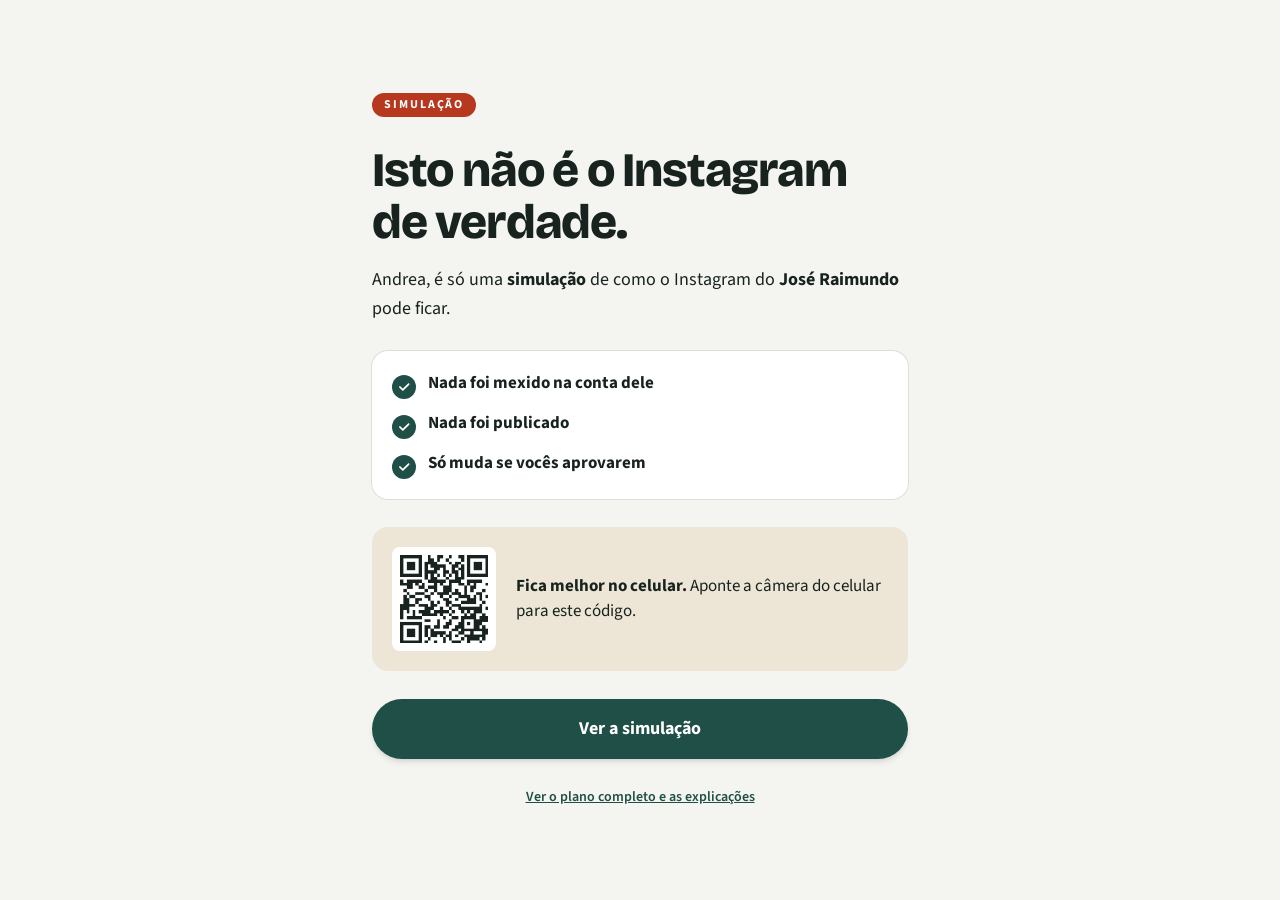
<file: index.html>
<!doctype html>
<html lang="pt-BR">
<head>
  <meta charset="UTF-8">
  <meta name="viewport" content="width=device-width, initial-scale=1">
  <meta name="robots" content="noindex, nofollow">
  <title>Simulação do Instagram de José Raimundo Apurinã</title>
  <meta name="description" content="Simulação: não é o Instagram real e nada foi publicado. Uma proposta de como o perfil pode ficar.">
  <meta property="og:title" content="Simulação do Instagram de José Raimundo Apurinã">
  <meta property="og:description" content="Não é o Instagram real e nada foi publicado. Uma proposta de como o perfil pode ficar.">
  <meta property="og:type" content="website">
  <link rel="preconnect" href="https://fonts.googleapis.com">
  <link rel="preconnect" href="https://fonts.gstatic.com" crossorigin>
  <link rel="stylesheet" href="https://fonts.googleapis.com/css2?family=Bricolage+Grotesque:opsz,wght@12..96,500;12..96,700;12..96,800&family=Source+Sans+3:wght@400;600;700&display=swap">
  <script type="module" crossorigin src="./assets/index-DI_hLDAC.js"></script>
  <link rel="modulepreload" crossorigin href="./assets/style-C-meZdpR.js">
  <link rel="stylesheet" crossorigin href="./assets/style-BlyyB-53.css">
</head>
<body class="min-h-dvh bg-papel font-sans text-tinta antialiased">
  <div id="app"></div>
</body>
</html>
</file>
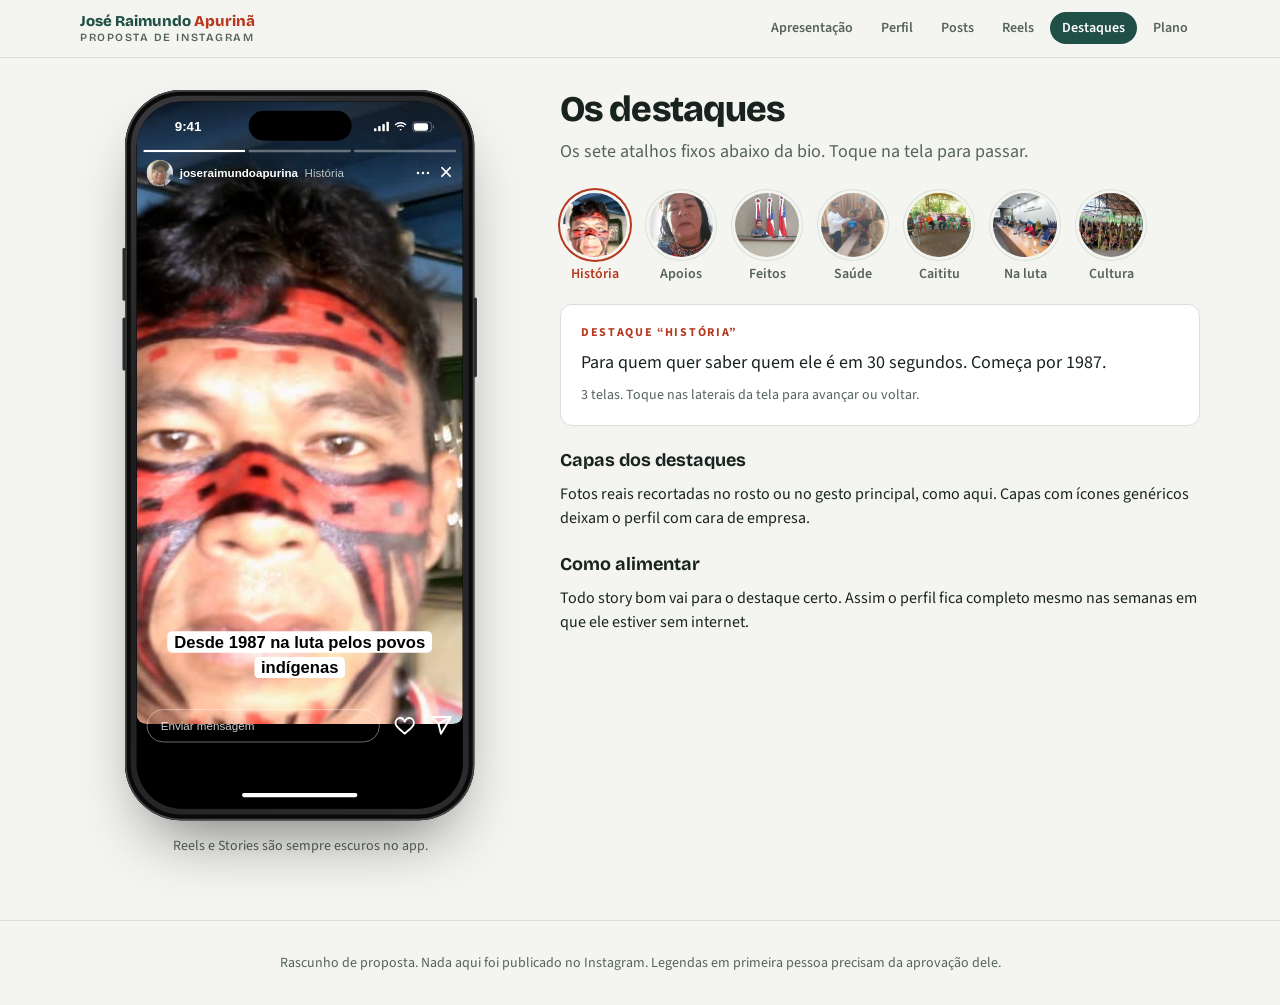
<file: destaques.html>
<!doctype html>
<html lang="pt-BR">
<head>
  <meta charset="UTF-8">
  <meta name="viewport" content="width=device-width, initial-scale=1">
  <meta name="robots" content="noindex, nofollow">
  <title>Destaques · Instagram José Raimundo Apurinã</title>
  <link rel="preconnect" href="https://fonts.googleapis.com">
  <link rel="preconnect" href="https://fonts.gstatic.com" crossorigin>
  <link rel="stylesheet" href="https://fonts.googleapis.com/css2?family=Bricolage+Grotesque:opsz,wght@12..96,500;12..96,700;12..96,800&family=Source+Sans+3:wght@400;600;700&display=swap">
  <script type="module" crossorigin src="./assets/destaques-COqHIGq4.js"></script>
  <link rel="modulepreload" crossorigin href="./assets/style-C-meZdpR.js">
  <link rel="modulepreload" crossorigin href="./assets/shell-k4UXixwW.js">
  <link rel="stylesheet" crossorigin href="./assets/style-BlyyB-53.css">
</head>
<body class="min-h-dvh bg-papel font-sans text-tinta antialiased">
  <div id="app"></div>
</body>
</html>
</file>
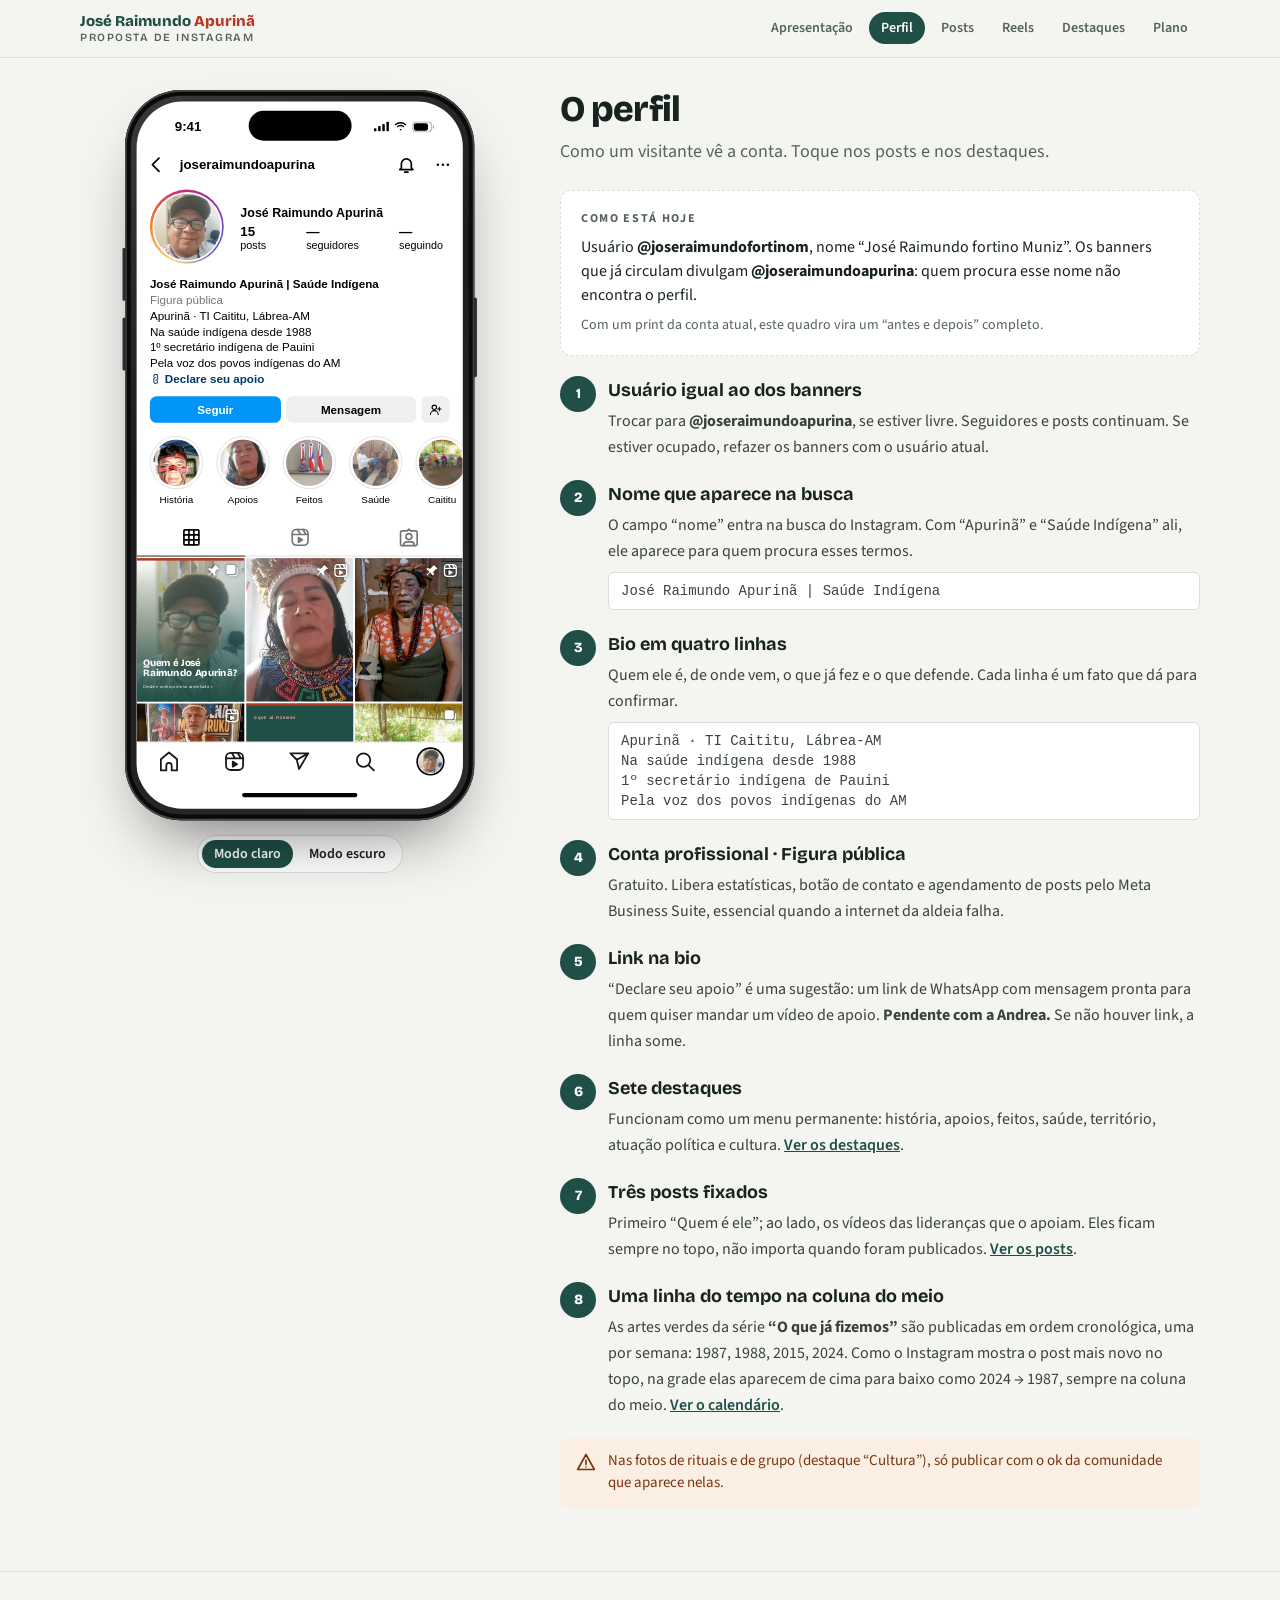
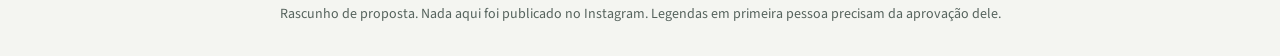
<file: perfil.html>
<!doctype html>
<html lang="pt-BR">
<head>
  <meta charset="UTF-8">
  <meta name="viewport" content="width=device-width, initial-scale=1">
  <meta name="robots" content="noindex, nofollow">
  <title>Perfil · Instagram José Raimundo Apurinã</title>
  <link rel="preconnect" href="https://fonts.googleapis.com">
  <link rel="preconnect" href="https://fonts.gstatic.com" crossorigin>
  <link rel="stylesheet" href="https://fonts.googleapis.com/css2?family=Bricolage+Grotesque:opsz,wght@12..96,500;12..96,700;12..96,800&family=Source+Sans+3:wght@400;600;700&display=swap">
  <script type="module" crossorigin src="./assets/perfil-wob6G56i.js"></script>
  <link rel="modulepreload" crossorigin href="./assets/style-C-meZdpR.js">
  <link rel="modulepreload" crossorigin href="./assets/shell-k4UXixwW.js">
  <link rel="stylesheet" crossorigin href="./assets/style-BlyyB-53.css">
</head>
<body class="min-h-dvh bg-papel font-sans text-tinta antialiased">
  <div id="app"></div>
</body>
</html>
</file>
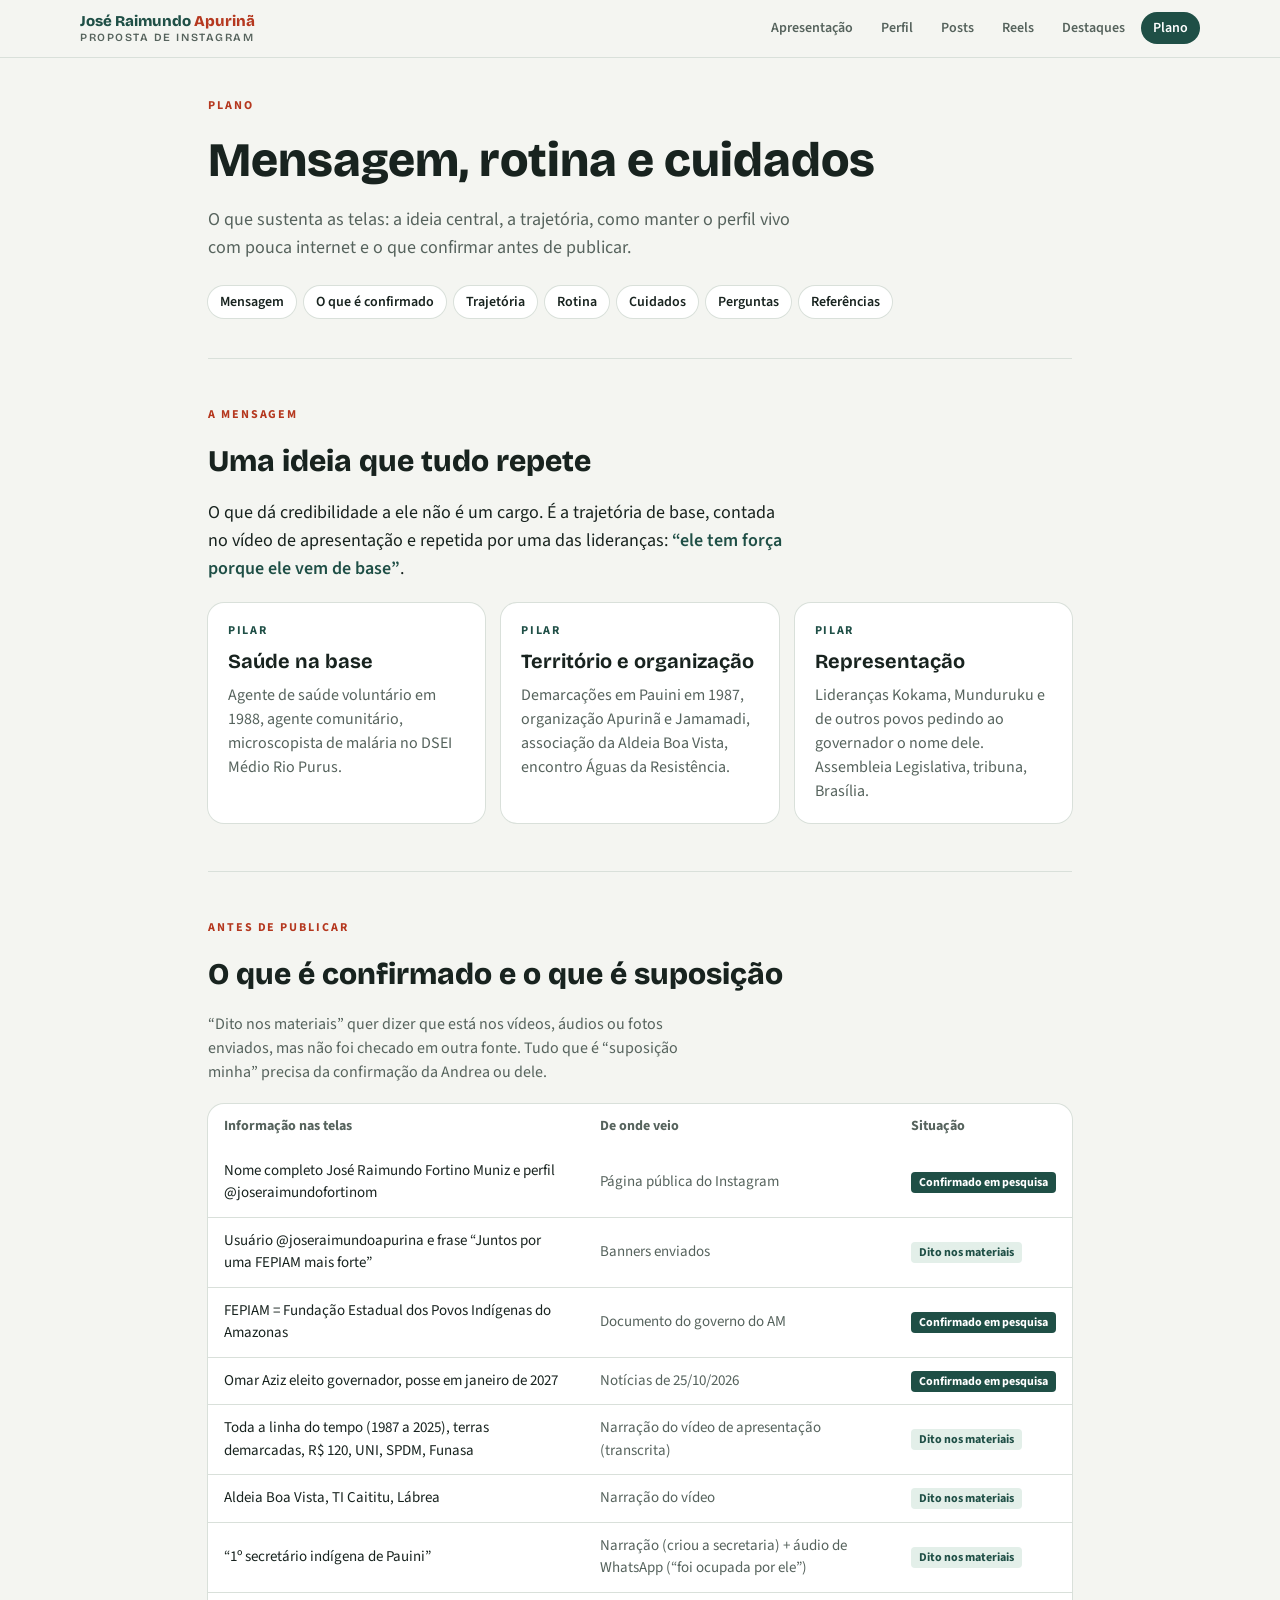
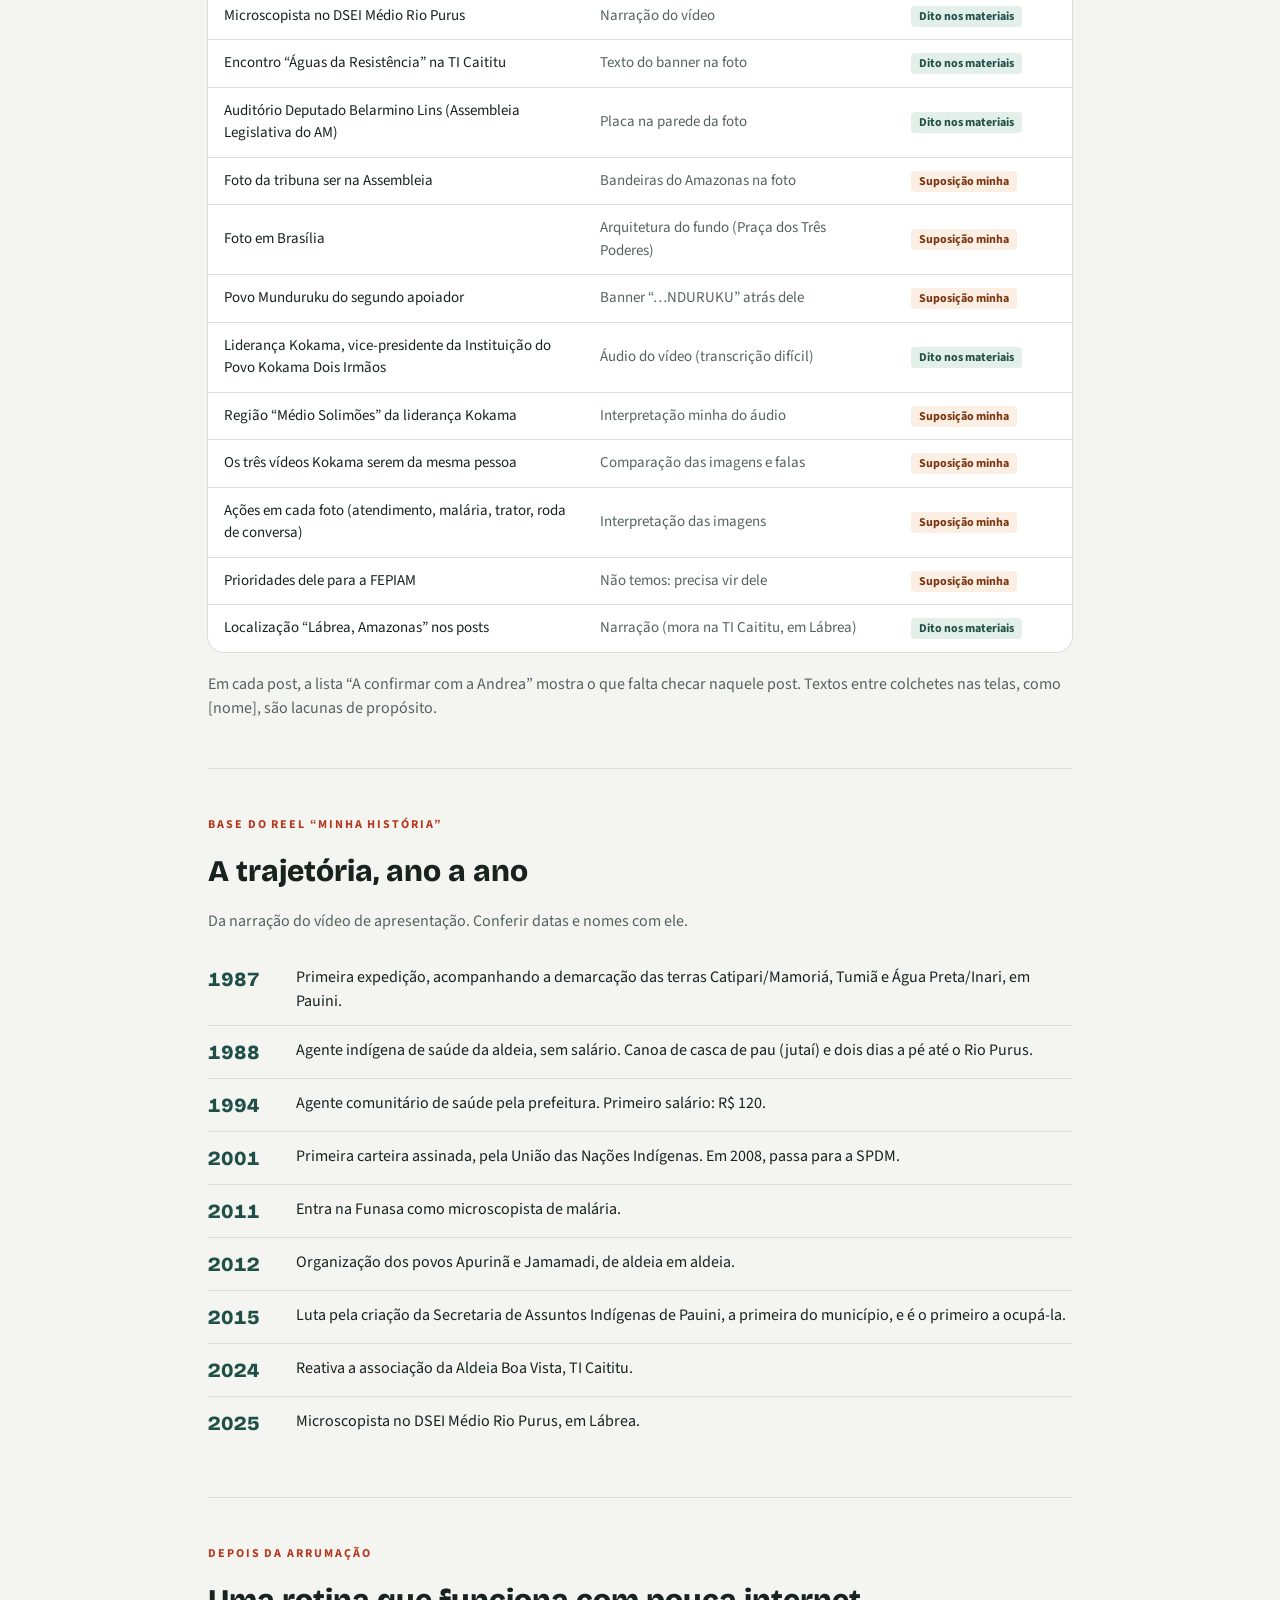
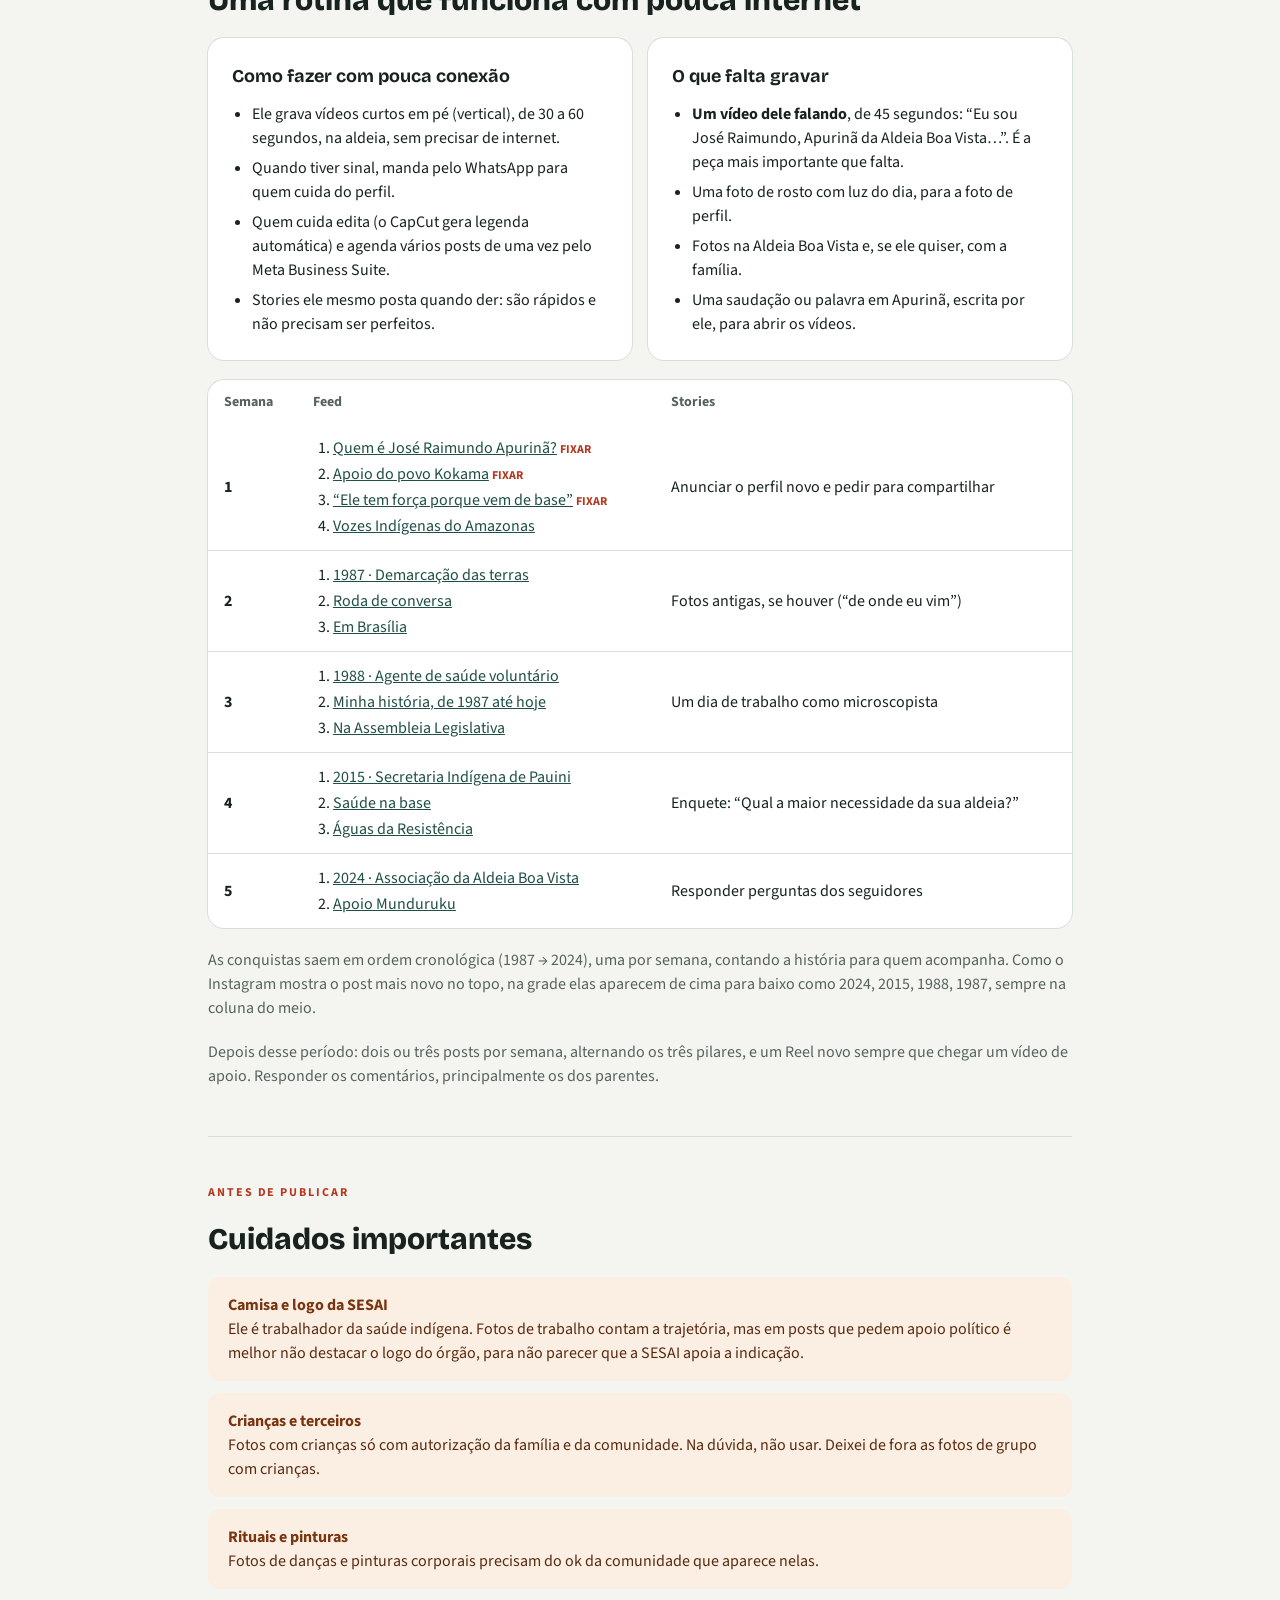
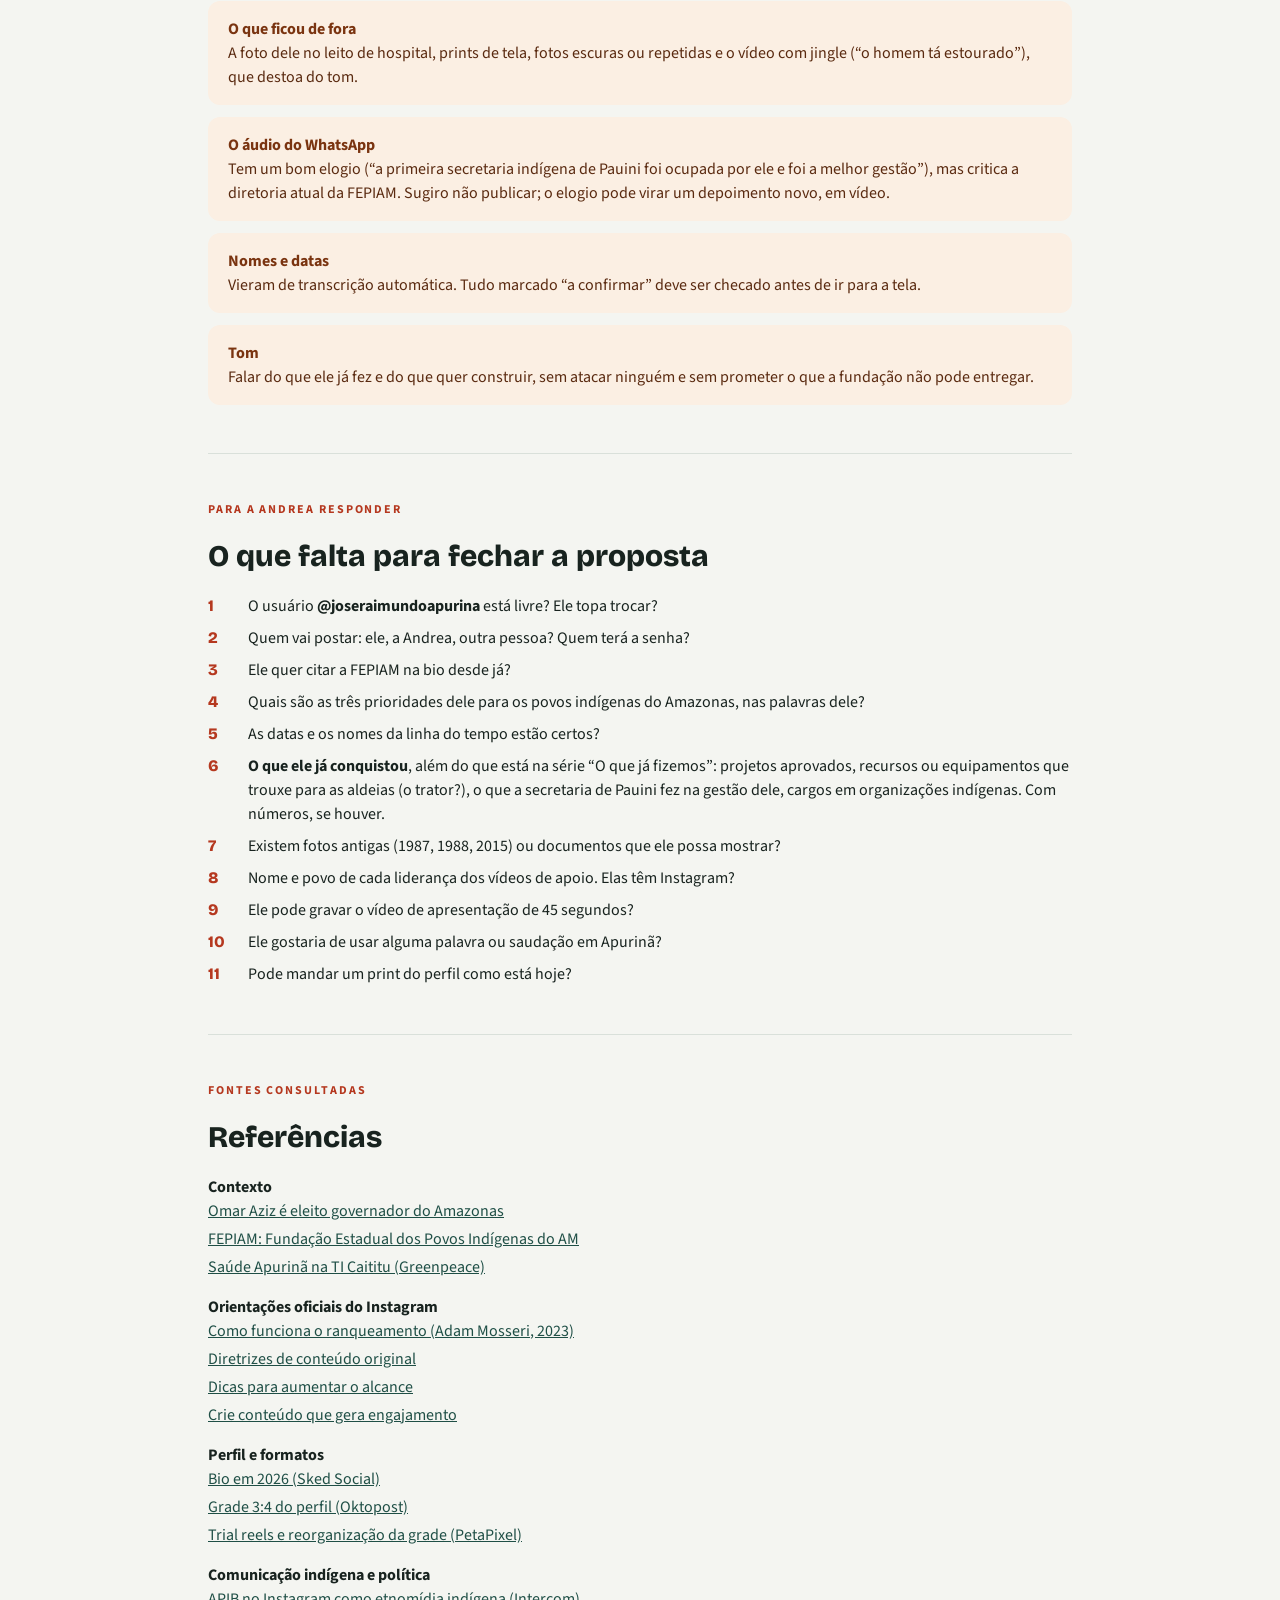
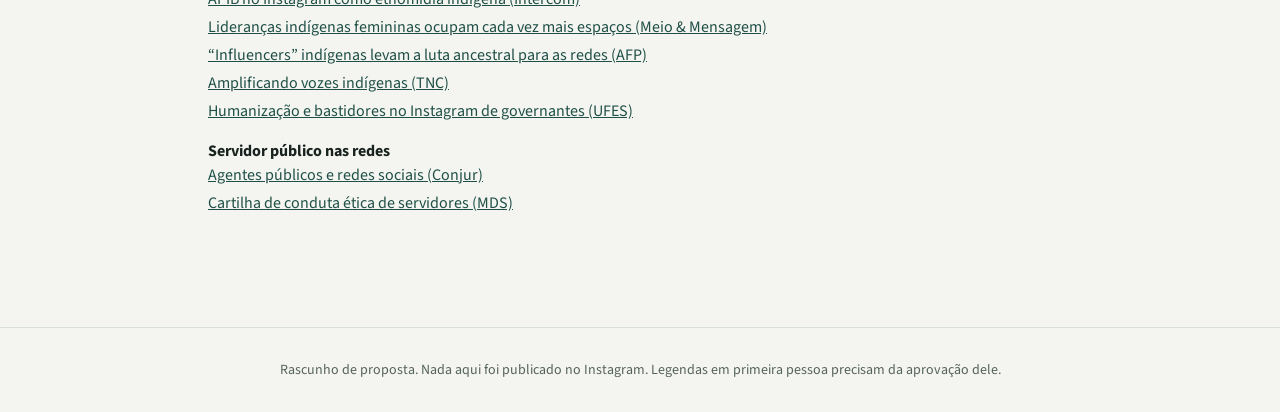
<file: plano.html>
<!doctype html>
<html lang="pt-BR">
<head>
  <meta charset="UTF-8">
  <meta name="viewport" content="width=device-width, initial-scale=1">
  <meta name="robots" content="noindex, nofollow">
  <title>Plano · Instagram José Raimundo Apurinã</title>
  <link rel="preconnect" href="https://fonts.googleapis.com">
  <link rel="preconnect" href="https://fonts.gstatic.com" crossorigin>
  <link rel="stylesheet" href="https://fonts.googleapis.com/css2?family=Bricolage+Grotesque:opsz,wght@12..96,500;12..96,700;12..96,800&family=Source+Sans+3:wght@400;600;700&display=swap">
  <script type="module" crossorigin src="./assets/plano-o_V6_MEQ.js"></script>
  <link rel="modulepreload" crossorigin href="./assets/style-C-meZdpR.js">
  <link rel="modulepreload" crossorigin href="./assets/shell-k4UXixwW.js">
  <link rel="stylesheet" crossorigin href="./assets/style-BlyyB-53.css">
</head>
<body class="min-h-dvh bg-papel font-sans text-tinta antialiased">
  <div id="app"></div>
</body>
</html>
</file>
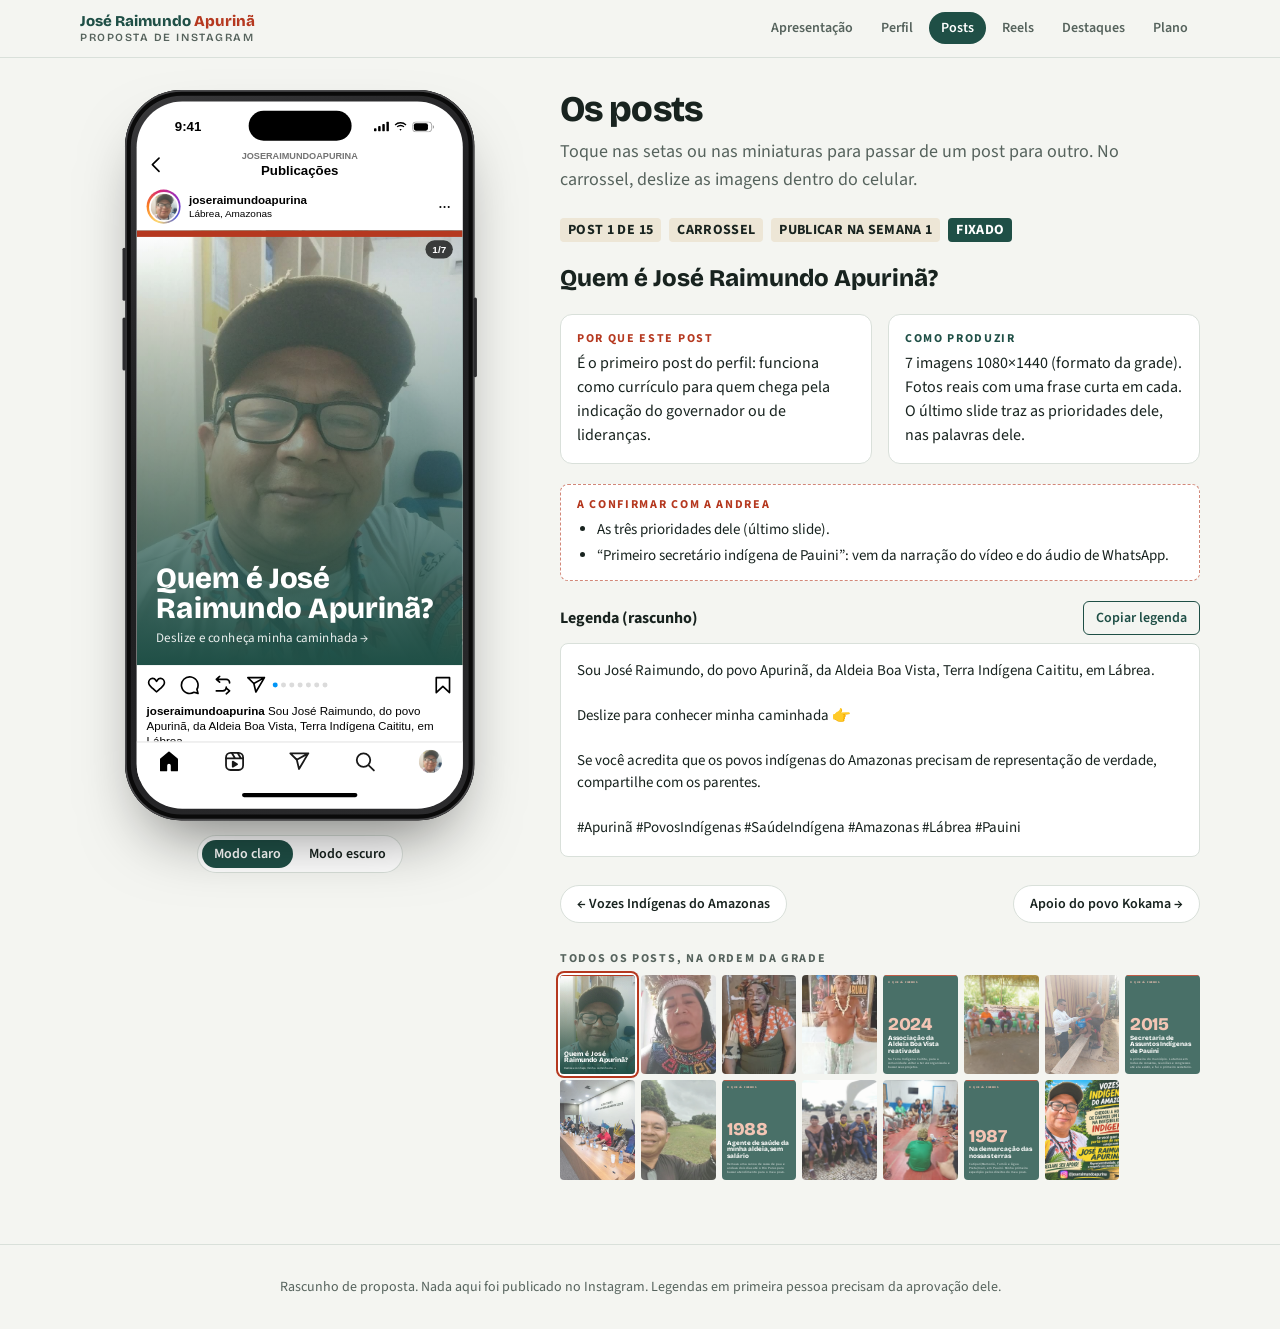
<file: post.html>
<!doctype html>
<html lang="pt-BR">
<head>
  <meta charset="UTF-8">
  <meta name="viewport" content="width=device-width, initial-scale=1">
  <meta name="robots" content="noindex, nofollow">
  <title>Posts · Instagram José Raimundo Apurinã</title>
  <link rel="preconnect" href="https://fonts.googleapis.com">
  <link rel="preconnect" href="https://fonts.gstatic.com" crossorigin>
  <link rel="stylesheet" href="https://fonts.googleapis.com/css2?family=Bricolage+Grotesque:opsz,wght@12..96,500;12..96,700;12..96,800&family=Source+Sans+3:wght@400;600;700&display=swap">
  <script type="module" crossorigin src="./assets/post-DvtN3iCY.js"></script>
  <link rel="modulepreload" crossorigin href="./assets/style-C-meZdpR.js">
  <link rel="modulepreload" crossorigin href="./assets/shell-k4UXixwW.js">
  <link rel="stylesheet" crossorigin href="./assets/style-BlyyB-53.css">
</head>
<body class="min-h-dvh bg-papel font-sans text-tinta antialiased">
  <div id="app"></div>
</body>
</html>
</file>
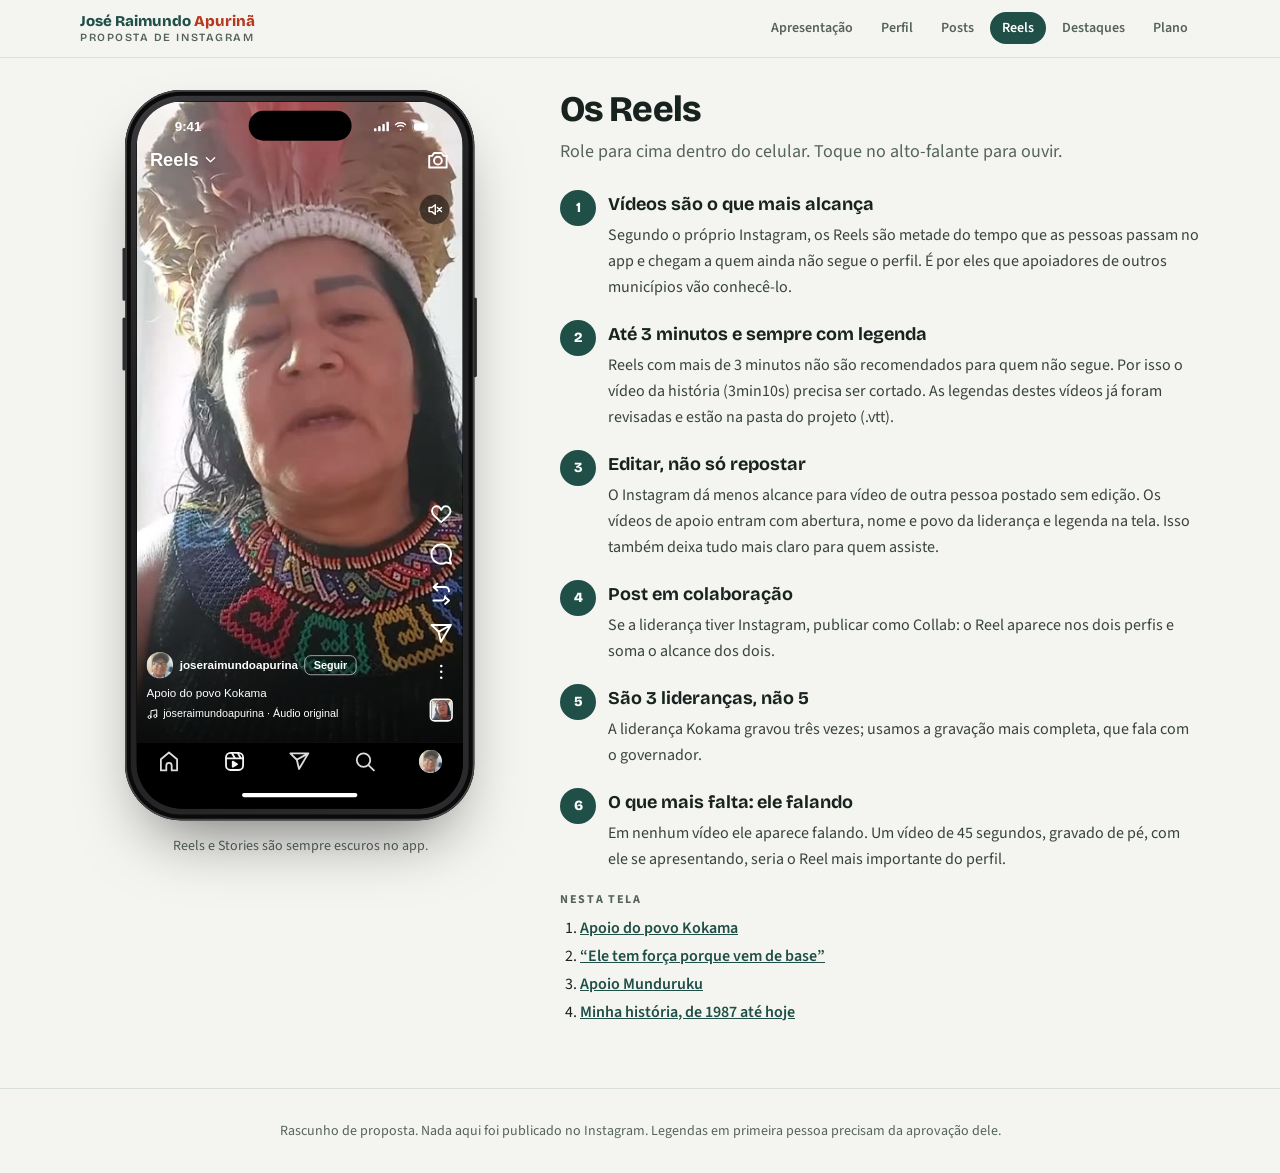
<file: reels.html>
<!doctype html>
<html lang="pt-BR">
<head>
  <meta charset="UTF-8">
  <meta name="viewport" content="width=device-width, initial-scale=1">
  <meta name="robots" content="noindex, nofollow">
  <title>Reels · Instagram José Raimundo Apurinã</title>
  <link rel="preconnect" href="https://fonts.googleapis.com">
  <link rel="preconnect" href="https://fonts.gstatic.com" crossorigin>
  <link rel="stylesheet" href="https://fonts.googleapis.com/css2?family=Bricolage+Grotesque:opsz,wght@12..96,500;12..96,700;12..96,800&family=Source+Sans+3:wght@400;600;700&display=swap">
  <script type="module" crossorigin src="./assets/reels-C41ghXQi.js"></script>
  <link rel="modulepreload" crossorigin href="./assets/style-C-meZdpR.js">
  <link rel="modulepreload" crossorigin href="./assets/shell-k4UXixwW.js">
  <link rel="stylesheet" crossorigin href="./assets/style-BlyyB-53.css">
</head>
<body class="min-h-dvh bg-papel font-sans text-tinta antialiased">
  <div id="app"></div>
</body>
</html>
</file>
<file: assets/style-BlyyB-53.css>
/*! tailwindcss v4.1.16 | MIT License | https://tailwindcss.com */@layer properties{@supports (((-webkit-hyphens:none)) and (not (margin-trim:inline))) or ((-moz-orient:inline) and (not (color:rgb(from red r g b)))){*,:before,:after,::backdrop{--tw-translate-x:0;--tw-translate-y:0;--tw-translate-z:0;--tw-rotate-x:initial;--tw-rotate-y:initial;--tw-rotate-z:initial;--tw-skew-x:initial;--tw-skew-y:initial;--tw-scroll-snap-strictness:proximity;--tw-space-y-reverse:0;--tw-divide-y-reverse:0;--tw-border-style:solid;--tw-gradient-position:initial;--tw-gradient-from:#0000;--tw-gradient-via:#0000;--tw-gradient-to:#0000;--tw-gradient-stops:initial;--tw-gradient-via-stops:initial;--tw-gradient-from-position:0%;--tw-gradient-via-position:50%;--tw-gradient-to-position:100%;--tw-leading:initial;--tw-font-weight:initial;--tw-tracking:initial;--tw-ordinal:initial;--tw-slashed-zero:initial;--tw-numeric-figure:initial;--tw-numeric-spacing:initial;--tw-numeric-fraction:initial;--tw-shadow:0 0 #0000;--tw-shadow-color:initial;--tw-shadow-alpha:100%;--tw-inset-shadow:0 0 #0000;--tw-inset-shadow-color:initial;--tw-inset-shadow-alpha:100%;--tw-ring-color:initial;--tw-ring-shadow:0 0 #0000;--tw-inset-ring-color:initial;--tw-inset-ring-shadow:0 0 #0000;--tw-ring-inset:initial;--tw-ring-offset-width:0px;--tw-ring-offset-color:#fff;--tw-ring-offset-shadow:0 0 #0000;--tw-blur:initial;--tw-brightness:initial;--tw-contrast:initial;--tw-grayscale:initial;--tw-hue-rotate:initial;--tw-invert:initial;--tw-opacity:initial;--tw-saturate:initial;--tw-sepia:initial;--tw-drop-shadow:initial;--tw-drop-shadow-color:initial;--tw-drop-shadow-alpha:100%;--tw-drop-shadow-size:initial;--tw-backdrop-blur:initial;--tw-backdrop-brightness:initial;--tw-backdrop-contrast:initial;--tw-backdrop-grayscale:initial;--tw-backdrop-hue-rotate:initial;--tw-backdrop-invert:initial;--tw-backdrop-opacity:initial;--tw-backdrop-saturate:initial;--tw-backdrop-sepia:initial}}}@layer theme{:root,:host{--font-sans:"Source Sans 3","Segoe UI",system-ui,sans-serif;--font-mono:ui-monospace,SFMono-Regular,Menlo,Monaco,Consolas,"Liberation Mono","Courier New",monospace;--color-black:#000;--color-white:#fff;--spacing:.25rem;--container-xl:36rem;--container-4xl:56rem;--container-6xl:72rem;--text-xs:.75rem;--text-xs--line-height:calc(1/.75);--text-sm:.875rem;--text-sm--line-height:calc(1.25/.875);--text-lg:1.125rem;--text-lg--line-height:calc(1.75/1.125);--text-xl:1.25rem;--text-xl--line-height:calc(1.75/1.25);--text-2xl:1.5rem;--text-2xl--line-height:calc(2/1.5);--text-3xl:1.875rem;--text-3xl--line-height: 1.2 ;--text-4xl:2.25rem;--text-4xl--line-height:calc(2.5/2.25);--text-5xl:3rem;--text-5xl--line-height:1;--font-weight-normal:400;--font-weight-semibold:600;--font-weight-bold:700;--font-weight-extrabold:800;--tracking-tight:-.025em;--tracking-wide:.025em;--leading-tight:1.25;--leading-snug:1.375;--leading-relaxed:1.625;--radius-md:.375rem;--radius-lg:.5rem;--radius-xl:.75rem;--radius-2xl:1rem;--default-transition-duration:.15s;--default-transition-timing-function:cubic-bezier(.4,0,.2,1);--default-font-family:var(--font-sans);--default-mono-font-family:var(--font-mono);--color-rio:#1f4f46;--color-rio-claro:#2e6b5f;--color-urucum:#b5381f;--color-areia:#ede6d6;--color-papel:#f4f5f1;--color-tinta:#18231f;--color-cinza:#56635d;--color-linha:#d9e0da;--font-display:"Bricolage Grotesque","Segoe UI",system-ui,sans-serif;--font-ig:-apple-system,BlinkMacSystemFont,"SF Pro Text","Segoe UI",Roboto,Helvetica,Arial,sans-serif}}@layer base{*,:after,:before,::backdrop{box-sizing:border-box;border:0 solid;margin:0;padding:0}::file-selector-button{box-sizing:border-box;border:0 solid;margin:0;padding:0}html,:host{-webkit-text-size-adjust:100%;tab-size:4;line-height:1.5;font-family:var(--default-font-family,ui-sans-serif,system-ui,sans-serif,"Apple Color Emoji","Segoe UI Emoji","Segoe UI Symbol","Noto Color Emoji");font-feature-settings:var(--default-font-feature-settings,normal);font-variation-settings:var(--default-font-variation-settings,normal);-webkit-tap-highlight-color:transparent}hr{height:0;color:inherit;border-top-width:1px}abbr:where([title]){-webkit-text-decoration:underline dotted;text-decoration:underline dotted}h1,h2,h3,h4,h5,h6{font-size:inherit;font-weight:inherit}a{color:inherit;-webkit-text-decoration:inherit;text-decoration:inherit}b,strong{font-weight:bolder}code,kbd,samp,pre{font-family:var(--default-mono-font-family,ui-monospace,SFMono-Regular,Menlo,Monaco,Consolas,"Liberation Mono","Courier New",monospace);font-feature-settings:var(--default-mono-font-feature-settings,normal);font-variation-settings:var(--default-mono-font-variation-settings,normal);font-size:1em}small{font-size:80%}sub,sup{vertical-align:baseline;font-size:75%;line-height:0;position:relative}sub{bottom:-.25em}sup{top:-.5em}table{text-indent:0;border-color:inherit;border-collapse:collapse}:-moz-focusring{outline:auto}progress{vertical-align:baseline}summary{display:list-item}ol,ul,menu{list-style:none}img,svg,video,canvas,audio,iframe,embed,object{vertical-align:middle;display:block}img,video{max-width:100%;height:auto}button,input,select,optgroup,textarea{font:inherit;font-feature-settings:inherit;font-variation-settings:inherit;letter-spacing:inherit;color:inherit;opacity:1;background-color:#0000;border-radius:0}::file-selector-button{font:inherit;font-feature-settings:inherit;font-variation-settings:inherit;letter-spacing:inherit;color:inherit;opacity:1;background-color:#0000;border-radius:0}:where(select:is([multiple],[size])) optgroup{font-weight:bolder}:where(select:is([multiple],[size])) optgroup option{padding-inline-start:20px}::file-selector-button{margin-inline-end:4px}::placeholder{opacity:1}@supports (not ((-webkit-appearance:-apple-pay-button))) or (contain-intrinsic-size:1px){::placeholder{color:currentColor}@supports (color:color-mix(in lab,red,red)){::placeholder{color:color-mix(in oklab,currentcolor 50%,transparent)}}}textarea{resize:vertical}::-webkit-search-decoration{-webkit-appearance:none}::-webkit-date-and-time-value{min-height:1lh;text-align:inherit}::-webkit-datetime-edit{display:inline-flex}::-webkit-datetime-edit-fields-wrapper{padding:0}::-webkit-datetime-edit{padding-block:0}::-webkit-datetime-edit-year-field{padding-block:0}::-webkit-datetime-edit-month-field{padding-block:0}::-webkit-datetime-edit-day-field{padding-block:0}::-webkit-datetime-edit-hour-field{padding-block:0}::-webkit-datetime-edit-minute-field{padding-block:0}::-webkit-datetime-edit-second-field{padding-block:0}::-webkit-datetime-edit-millisecond-field{padding-block:0}::-webkit-datetime-edit-meridiem-field{padding-block:0}::-webkit-calendar-picker-indicator{line-height:1}:-moz-ui-invalid{box-shadow:none}button,input:where([type=button],[type=reset],[type=submit]){appearance:button}::file-selector-button{appearance:button}::-webkit-inner-spin-button{height:auto}::-webkit-outer-spin-button{height:auto}[hidden]:where(:not([hidden=until-found])){display:none!important}html{background:var(--color-papel);color:var(--color-tinta)}h1,h2,h3{font-family:var(--font-display);text-wrap:balance}:focus-visible{outline:3px solid var(--color-urucum);outline-offset:2px}}@layer components;@layer utilities{.\@container{container-type:inline-size}.pointer-events-none{pointer-events:none}.absolute{position:absolute}.relative{position:relative}.sticky{position:sticky}.inset-0{inset:calc(var(--spacing)*0)}.inset-x-0{inset-inline:calc(var(--spacing)*0)}.inset-x-2{inset-inline:calc(var(--spacing)*2)}.inset-x-3{inset-inline:calc(var(--spacing)*3)}.inset-x-6{inset-inline:calc(var(--spacing)*6)}.top-0{top:calc(var(--spacing)*0)}.top-1\.5{top:calc(var(--spacing)*1.5)}.top-3{top:calc(var(--spacing)*3)}.top-28{top:calc(var(--spacing)*28)}.top-\[58px\]{top:58px}.top-\[70px\]{top:70px}.right-0{right:calc(var(--spacing)*0)}.right-1\.5{right:calc(var(--spacing)*1.5)}.right-3{right:calc(var(--spacing)*3)}.right-4{right:calc(var(--spacing)*4)}.right-16{right:calc(var(--spacing)*16)}.bottom-0{bottom:calc(var(--spacing)*0)}.bottom-3{bottom:calc(var(--spacing)*3)}.bottom-6{bottom:calc(var(--spacing)*6)}.bottom-\[68px\]{bottom:68px}.bottom-\[120px\]{bottom:120px}.left-0{left:calc(var(--spacing)*0)}.left-1\/2{left:50%}.left-3{left:calc(var(--spacing)*3)}.z-10{z-index:10}.z-30{z-index:30}.mx-auto{margin-inline:auto}.mt-0\.5{margin-top:calc(var(--spacing)*.5)}.mt-1{margin-top:calc(var(--spacing)*1)}.mt-2{margin-top:calc(var(--spacing)*2)}.mt-3{margin-top:calc(var(--spacing)*3)}.ml-auto{margin-left:auto}.line-clamp-1{-webkit-line-clamp:1;-webkit-box-orient:vertical;display:-webkit-box;overflow:hidden}.no-scrollbar{scrollbar-width:none}.no-scrollbar::-webkit-scrollbar{display:none}.block{display:block}.flex{display:flex}.grid{display:grid}.hidden{display:none}.inline-block{display:inline-block}.aspect-\[3\/4\]{aspect-ratio:3/4}.size-1\.5{width:calc(var(--spacing)*1.5);height:calc(var(--spacing)*1.5)}.size-3\.5{width:calc(var(--spacing)*3.5);height:calc(var(--spacing)*3.5)}.size-4{width:calc(var(--spacing)*4);height:calc(var(--spacing)*4)}.size-5{width:calc(var(--spacing)*5);height:calc(var(--spacing)*5)}.size-6{width:calc(var(--spacing)*6);height:calc(var(--spacing)*6)}.size-7{width:calc(var(--spacing)*7);height:calc(var(--spacing)*7)}.size-8{width:calc(var(--spacing)*8);height:calc(var(--spacing)*8)}.size-9{width:calc(var(--spacing)*9);height:calc(var(--spacing)*9)}.size-16{width:calc(var(--spacing)*16);height:calc(var(--spacing)*16)}.size-\[14px\]{width:14px;height:14px}.size-\[18px\]{width:18px;height:18px}.size-\[26px\]{width:26px;height:26px}.size-\[28px\]{width:28px;height:28px}.size-\[56px\]{width:56px;height:56px}.size-\[80px\]{width:80px;height:80px}.size-\[120px\]{width:120px;height:120px}.size-full{width:100%;height:100%}.h-11{height:calc(var(--spacing)*11)}.h-36{height:calc(var(--spacing)*36)}.h-56{height:calc(var(--spacing)*56)}.h-\[2\.5px\]{height:2.5px}.h-\[2cqw\]{height:2cqw}.h-full{height:100%}.min-h-0{min-height:calc(var(--spacing)*0)}.min-h-dvh{min-height:100dvh}.w-0{width:calc(var(--spacing)*0)}.w-1\/3{width:33.3333%}.w-2\/3{width:66.6667%}.w-\[34px\]{width:34px}.w-\[64px\]{width:64px}.w-fit{width:fit-content}.w-full{width:100%}.max-w-4xl{max-width:var(--container-4xl)}.max-w-6xl{max-width:var(--container-6xl)}.max-w-prose{max-width:65ch}.max-w-xl{max-width:var(--container-xl)}.min-w-0{min-width:calc(var(--spacing)*0)}.min-w-\[560px\]{min-width:560px}.min-w-\[640px\]{min-width:640px}.flex-1{flex:1}.shrink-0{flex-shrink:0}.-translate-x-1\/2{--tw-translate-x: -50% ;translate:var(--tw-translate-x)var(--tw-translate-y)}.-rotate-45{rotate:-45deg}.transform{transform:var(--tw-rotate-x,)var(--tw-rotate-y,)var(--tw-rotate-z,)var(--tw-skew-x,)var(--tw-skew-y,)}.resize{resize:both}.snap-x{scroll-snap-type:x var(--tw-scroll-snap-strictness)}.snap-y{scroll-snap-type:y var(--tw-scroll-snap-strictness)}.snap-mandatory{--tw-scroll-snap-strictness:mandatory}.snap-center{scroll-snap-align:center}.snap-start{scroll-snap-align:start}.scroll-mt-24{scroll-margin-top:calc(var(--spacing)*24)}.list-decimal{list-style-type:decimal}.list-disc{list-style-type:disc}.grid-cols-3{grid-template-columns:repeat(3,minmax(0,1fr))}.grid-cols-5{grid-template-columns:repeat(5,minmax(0,1fr))}.grid-cols-\[2\.25rem_minmax\(0\,1fr\)\]{grid-template-columns:2.25rem minmax(0,1fr)}.grid-cols-\[2rem_minmax\(0\,1fr\)\]{grid-template-columns:2rem minmax(0,1fr)}.grid-cols-\[4\.5rem_minmax\(0\,1fr\)\]{grid-template-columns:4.5rem minmax(0,1fr)}.flex-col{flex-direction:column}.flex-wrap{flex-wrap:wrap}.place-items-center{place-items:center}.items-center{align-items:center}.justify-between{justify-content:space-between}.justify-center{justify-content:center}.justify-items-center{justify-items:center}.gap-1{gap:calc(var(--spacing)*1)}.gap-1\.5{gap:calc(var(--spacing)*1.5)}.gap-2{gap:calc(var(--spacing)*2)}.gap-2\.5{gap:calc(var(--spacing)*2.5)}.gap-3{gap:calc(var(--spacing)*3)}.gap-4{gap:calc(var(--spacing)*4)}.gap-5{gap:calc(var(--spacing)*5)}.gap-7{gap:calc(var(--spacing)*7)}.gap-10{gap:calc(var(--spacing)*10)}.gap-\[2cqw\]{gap:2cqw}.gap-\[2px\]{gap:2px}.gap-\[4cqw\]{gap:4cqw}.gap-\[6px\]{gap:6px}:where(.space-y-0\.5>:not(:last-child)){--tw-space-y-reverse:0;margin-block-start:calc(calc(var(--spacing)*.5)*var(--tw-space-y-reverse));margin-block-end:calc(calc(var(--spacing)*.5)*calc(1 - var(--tw-space-y-reverse)))}:where(.space-y-1>:not(:last-child)){--tw-space-y-reverse:0;margin-block-start:calc(calc(var(--spacing)*1)*var(--tw-space-y-reverse));margin-block-end:calc(calc(var(--spacing)*1)*calc(1 - var(--tw-space-y-reverse)))}:where(.space-y-1\.5>:not(:last-child)){--tw-space-y-reverse:0;margin-block-start:calc(calc(var(--spacing)*1.5)*var(--tw-space-y-reverse));margin-block-end:calc(calc(var(--spacing)*1.5)*calc(1 - var(--tw-space-y-reverse)))}:where(.space-y-2>:not(:last-child)){--tw-space-y-reverse:0;margin-block-start:calc(calc(var(--spacing)*2)*var(--tw-space-y-reverse));margin-block-end:calc(calc(var(--spacing)*2)*calc(1 - var(--tw-space-y-reverse)))}:where(.space-y-3>:not(:last-child)){--tw-space-y-reverse:0;margin-block-start:calc(calc(var(--spacing)*3)*var(--tw-space-y-reverse));margin-block-end:calc(calc(var(--spacing)*3)*calc(1 - var(--tw-space-y-reverse)))}:where(.space-y-4>:not(:last-child)){--tw-space-y-reverse:0;margin-block-start:calc(calc(var(--spacing)*4)*var(--tw-space-y-reverse));margin-block-end:calc(calc(var(--spacing)*4)*calc(1 - var(--tw-space-y-reverse)))}:where(.space-y-5>:not(:last-child)){--tw-space-y-reverse:0;margin-block-start:calc(calc(var(--spacing)*5)*var(--tw-space-y-reverse));margin-block-end:calc(calc(var(--spacing)*5)*calc(1 - var(--tw-space-y-reverse)))}:where(.space-y-6>:not(:last-child)){--tw-space-y-reverse:0;margin-block-start:calc(calc(var(--spacing)*6)*var(--tw-space-y-reverse));margin-block-end:calc(calc(var(--spacing)*6)*calc(1 - var(--tw-space-y-reverse)))}:where(.space-y-\[1px\]>:not(:last-child)){--tw-space-y-reverse:0;margin-block-start:calc(1px*var(--tw-space-y-reverse));margin-block-end:calc(1px*calc(1 - var(--tw-space-y-reverse)))}:where(.space-y-\[2cqw\]>:not(:last-child)){--tw-space-y-reverse:0;margin-block-start:calc(2cqw*var(--tw-space-y-reverse));margin-block-end:calc(2cqw*calc(1 - var(--tw-space-y-reverse)))}:where(.space-y-\[3cqw\]>:not(:last-child)){--tw-space-y-reverse:0;margin-block-start:calc(3cqw*var(--tw-space-y-reverse));margin-block-end:calc(3cqw*calc(1 - var(--tw-space-y-reverse)))}:where(.divide-y>:not(:last-child)){--tw-divide-y-reverse:0;border-bottom-style:var(--tw-border-style);border-top-style:var(--tw-border-style);border-top-width:calc(1px*var(--tw-divide-y-reverse));border-bottom-width:calc(1px*calc(1 - var(--tw-divide-y-reverse)))}:where(.divide-linha>:not(:last-child)){border-color:var(--color-linha)}.truncate{text-overflow:ellipsis;white-space:nowrap;overflow:hidden}.overflow-hidden{overflow:hidden}.overflow-x-auto{overflow-x:auto}.overflow-y-auto{overflow-y:auto}.rounded{border-radius:.25rem}.rounded-2xl{border-radius:var(--radius-2xl)}.rounded-full{border-radius:3.40282e38px}.rounded-lg{border-radius:var(--radius-lg)}.rounded-md{border-radius:var(--radius-md)}.rounded-xl{border-radius:var(--radius-xl)}.rounded-b-xl{border-bottom-right-radius:var(--radius-xl);border-bottom-left-radius:var(--radius-xl)}.border{border-style:var(--tw-border-style);border-width:1px}.border-2{border-style:var(--tw-border-style);border-width:2px}.border-t{border-top-style:var(--tw-border-style);border-top-width:1px}.border-b{border-bottom-style:var(--tw-border-style);border-bottom-width:1px}.border-dashed{--tw-border-style:dashed;border-style:dashed}.border-ig-fg{border-color:var(--ig-fg)}.border-ig-line{border-color:var(--ig-line)}.border-linha{border-color:var(--color-linha)}.border-rio{border-color:var(--color-rio)}.border-urucum\/60{border-color:#b5381f99}@supports (color:color-mix(in lab,red,red)){.border-urucum\/60{border-color:color-mix(in oklab,var(--color-urucum)60%,transparent)}}.border-white{border-color:var(--color-white)}.border-white\/50{border-color:#ffffff80}@supports (color:color-mix(in lab,red,red)){.border-white\/50{border-color:color-mix(in oklab,var(--color-white)50%,transparent)}}.border-white\/70{border-color:#ffffffb3}@supports (color:color-mix(in lab,red,red)){.border-white\/70{border-color:color-mix(in oklab,var(--color-white)70%,transparent)}}.bg-\[\#e3efe9\]{background-color:#e3efe9}.bg-\[\#fbefe3\]{background-color:#fbefe3}.bg-areia{background-color:var(--color-areia)}.bg-black{background-color:var(--color-black)}.bg-black\/50{background-color:#00000080}@supports (color:color-mix(in lab,red,red)){.bg-black\/50{background-color:color-mix(in oklab,var(--color-black)50%,transparent)}}.bg-black\/70{background-color:#000000b3}@supports (color:color-mix(in lab,red,red)){.bg-black\/70{background-color:color-mix(in oklab,var(--color-black)70%,transparent)}}.bg-ig{background-color:var(--ig-bg)}.bg-ig-blue{background-color:#0095f6}.bg-ig-btn{background-color:var(--ig-btn)}.bg-ig-line{background-color:var(--ig-line)}.bg-papel{background-color:var(--color-papel)}.bg-papel\/90{background-color:#f4f5f1e6}@supports (color:color-mix(in lab,red,red)){.bg-papel\/90{background-color:color-mix(in oklab,var(--color-papel)90%,transparent)}}.bg-rio{background-color:var(--color-rio)}.bg-urucum{background-color:var(--color-urucum)}.bg-white{background-color:var(--color-white)}.bg-white\/35{background-color:#ffffff59}@supports (color:color-mix(in lab,red,red)){.bg-white\/35{background-color:color-mix(in oklab,var(--color-white)35%,transparent)}}.bg-gradient-to-b{--tw-gradient-position:to bottom in oklab;background-image:linear-gradient(var(--tw-gradient-stops))}.bg-gradient-to-t{--tw-gradient-position:to top in oklab;background-image:linear-gradient(var(--tw-gradient-stops))}.bg-\[conic-gradient\(from_200deg\,\#feda75\,\#fa7e1e\,\#d62976\,\#962fbf\,\#4f5bd5\,\#feda75\)\]{background-image:conic-gradient(from 200deg,#feda75,#fa7e1e,#d62976,#962fbf,#4f5bd5,#feda75)}.from-black\/60{--tw-gradient-from:#0009}@supports (color:color-mix(in lab,red,red)){.from-black\/60{--tw-gradient-from:color-mix(in oklab,var(--color-black)60%,transparent)}}.from-black\/60{--tw-gradient-stops:var(--tw-gradient-via-stops,var(--tw-gradient-position),var(--tw-gradient-from)var(--tw-gradient-from-position),var(--tw-gradient-to)var(--tw-gradient-to-position))}.from-black\/75{--tw-gradient-from:#000000bf}@supports (color:color-mix(in lab,red,red)){.from-black\/75{--tw-gradient-from:color-mix(in oklab,var(--color-black)75%,transparent)}}.from-black\/75{--tw-gradient-stops:var(--tw-gradient-via-stops,var(--tw-gradient-position),var(--tw-gradient-from)var(--tw-gradient-from-position),var(--tw-gradient-to)var(--tw-gradient-to-position))}.from-black\/85{--tw-gradient-from:#000000d9}@supports (color:color-mix(in lab,red,red)){.from-black\/85{--tw-gradient-from:color-mix(in oklab,var(--color-black)85%,transparent)}}.from-black\/85{--tw-gradient-stops:var(--tw-gradient-via-stops,var(--tw-gradient-position),var(--tw-gradient-from)var(--tw-gradient-from-position),var(--tw-gradient-to)var(--tw-gradient-to-position))}.from-rio{--tw-gradient-from:var(--color-rio);--tw-gradient-stops:var(--tw-gradient-via-stops,var(--tw-gradient-position),var(--tw-gradient-from)var(--tw-gradient-from-position),var(--tw-gradient-to)var(--tw-gradient-to-position))}.via-black\/15{--tw-gradient-via:#00000026}@supports (color:color-mix(in lab,red,red)){.via-black\/15{--tw-gradient-via:color-mix(in oklab,var(--color-black)15%,transparent)}}.via-black\/15{--tw-gradient-via-stops:var(--tw-gradient-position),var(--tw-gradient-from)var(--tw-gradient-from-position),var(--tw-gradient-via)var(--tw-gradient-via-position),var(--tw-gradient-to)var(--tw-gradient-to-position);--tw-gradient-stops:var(--tw-gradient-via-stops)}.via-rio\/45{--tw-gradient-via:#1f4f4673}@supports (color:color-mix(in lab,red,red)){.via-rio\/45{--tw-gradient-via:color-mix(in oklab,var(--color-rio)45%,transparent)}}.via-rio\/45{--tw-gradient-via-stops:var(--tw-gradient-position),var(--tw-gradient-from)var(--tw-gradient-from-position),var(--tw-gradient-via)var(--tw-gradient-via-position),var(--tw-gradient-to)var(--tw-gradient-to-position);--tw-gradient-stops:var(--tw-gradient-via-stops)}.to-transparent{--tw-gradient-to:transparent;--tw-gradient-stops:var(--tw-gradient-via-stops,var(--tw-gradient-position),var(--tw-gradient-from)var(--tw-gradient-from-position),var(--tw-gradient-to)var(--tw-gradient-to-position))}.box-decoration-clone{-webkit-box-decoration-break:clone;box-decoration-break:clone}.fill-current{fill:currentColor}.object-cover{object-fit:cover}.object-\[50\%_25\%\]{object-position:50% 25%}.object-\[50\%_30\%\]{object-position:50% 30%}.p-1{padding:calc(var(--spacing)*1)}.p-2{padding:calc(var(--spacing)*2)}.p-4{padding:calc(var(--spacing)*4)}.p-5{padding:calc(var(--spacing)*5)}.p-6{padding:calc(var(--spacing)*6)}.p-\[2\.5px\]{padding:2.5px}.p-\[2px\]{padding:2px}.p-\[3px\]{padding:3px}.p-\[6cqw\]{padding:6cqw}.p-\[7cqw\]{padding:7cqw}.px-2{padding-inline:calc(var(--spacing)*2)}.px-2\.5{padding-inline:calc(var(--spacing)*2.5)}.px-3{padding-inline:calc(var(--spacing)*3)}.px-4{padding-inline:calc(var(--spacing)*4)}.px-5{padding-inline:calc(var(--spacing)*5)}.px-6{padding-inline:calc(var(--spacing)*6)}.px-\[2cqw\]{padding-inline:2cqw}.py-0\.5{padding-block:calc(var(--spacing)*.5)}.py-1{padding-block:calc(var(--spacing)*1)}.py-1\.5{padding-block:calc(var(--spacing)*1.5)}.py-2{padding-block:calc(var(--spacing)*2)}.py-2\.5{padding-block:calc(var(--spacing)*2.5)}.py-3{padding-block:calc(var(--spacing)*3)}.py-4{padding-block:calc(var(--spacing)*4)}.py-8{padding-block:calc(var(--spacing)*8)}.py-10{padding-block:calc(var(--spacing)*10)}.py-12{padding-block:calc(var(--spacing)*12)}.py-\[\.6cqw\]{padding-block:.6cqw}.py-\[7px\]{padding-block:7px}.pt-2{padding-top:calc(var(--spacing)*2)}.pt-2\.5{padding-top:calc(var(--spacing)*2.5)}.pt-3{padding-top:calc(var(--spacing)*3)}.pt-4{padding-top:calc(var(--spacing)*4)}.pt-8{padding-top:calc(var(--spacing)*8)}.pt-10{padding-top:calc(var(--spacing)*10)}.pt-14{padding-top:calc(var(--spacing)*14)}.pt-\[2px\]{padding-top:2px}.pr-2{padding-right:calc(var(--spacing)*2)}.pb-1{padding-bottom:calc(var(--spacing)*1)}.pb-5{padding-bottom:calc(var(--spacing)*5)}.pb-10{padding-bottom:calc(var(--spacing)*10)}.pb-16{padding-bottom:calc(var(--spacing)*16)}.pb-\[34px\]{padding-bottom:34px}.pl-5{padding-left:calc(var(--spacing)*5)}.text-center{text-align:center}.text-left{text-align:left}.text-right{text-align:right}.font-display{font-family:var(--font-display)}.font-mono{font-family:var(--font-mono)}.font-sans{font-family:var(--font-sans)}.text-2xl{font-size:var(--text-2xl);line-height:var(--tw-leading,var(--text-2xl--line-height))}.text-3xl{font-size:var(--text-3xl);line-height:var(--tw-leading,var(--text-3xl--line-height))}.text-4xl{font-size:var(--text-4xl);line-height:var(--tw-leading,var(--text-4xl--line-height))}.text-lg{font-size:var(--text-lg);line-height:var(--tw-leading,var(--text-lg--line-height))}.text-sm{font-size:var(--text-sm);line-height:var(--tw-leading,var(--text-sm--line-height))}.text-xl{font-size:var(--text-xl);line-height:var(--tw-leading,var(--text-xl--line-height))}.text-xs{font-size:var(--text-xs);line-height:var(--tw-leading,var(--text-xs--line-height))}.text-\[3\.6cqw\]{font-size:3.6cqw}.text-\[3\.8cqw\]{font-size:3.8cqw}.text-\[3cqw\]{font-size:3cqw}.text-\[4\.2cqw\]{font-size:4.2cqw}.text-\[4\.6cqw\]{font-size:4.6cqw}.text-\[4cqw\]{font-size:4cqw}.text-\[6\.6cqw\]{font-size:6.6cqw}.text-\[8\.5cqw\]{font-size:8.5cqw}.text-\[8cqw\]{font-size:8cqw}.text-\[9cqw\]{font-size:9cqw}.text-\[11px\]{font-size:11px}.text-\[12px\]{font-size:12px}.text-\[13px\]{font-size:13px}.text-\[14px\]{font-size:14px}.text-\[15px\]{font-size:15px}.text-\[16px\]{font-size:16px}.text-\[17px\]{font-size:17px}.text-\[20px\]{font-size:20px}.text-\[22px\]{font-size:22px}.text-\[24cqw\]{font-size:24cqw}.text-\[28px\]{font-size:28px}.text-\[34px\]{font-size:34px}.leading-\[\.85\]{--tw-leading:.85;line-height:.85}.leading-\[1\.02\]{--tw-leading:1.02;line-height:1.02}.leading-\[1\.03\]{--tw-leading:1.03;line-height:1.03}.leading-\[1\.08\]{--tw-leading:1.08;line-height:1.08}.leading-\[1\.55\]{--tw-leading:1.55;line-height:1.55}.leading-\[14px\]{--tw-leading:14px;line-height:14px}.leading-\[16px\]{--tw-leading:16px;line-height:16px}.leading-\[18px\]{--tw-leading:18px;line-height:18px}.leading-none{--tw-leading:1;line-height:1}.leading-relaxed{--tw-leading:var(--leading-relaxed);line-height:var(--leading-relaxed)}.leading-snug{--tw-leading:var(--leading-snug);line-height:var(--leading-snug)}.leading-tight{--tw-leading:var(--leading-tight);line-height:var(--leading-tight)}.font-bold{--tw-font-weight:var(--font-weight-bold);font-weight:var(--font-weight-bold)}.font-extrabold{--tw-font-weight:var(--font-weight-extrabold);font-weight:var(--font-weight-extrabold)}.font-normal{--tw-font-weight:var(--font-weight-normal);font-weight:var(--font-weight-normal)}.font-semibold{--tw-font-weight:var(--font-weight-semibold);font-weight:var(--font-weight-semibold)}.tracking-\[\.14em\]{--tw-tracking:.14em;letter-spacing:.14em}.tracking-\[\.16em\]{--tw-tracking:.16em;letter-spacing:.16em}.tracking-tight{--tw-tracking:var(--tracking-tight);letter-spacing:var(--tracking-tight)}.tracking-wide{--tw-tracking:var(--tracking-wide);letter-spacing:var(--tracking-wide)}.whitespace-nowrap{white-space:nowrap}.whitespace-pre-line{white-space:pre-line}.text-\[\#5a2a10\]{color:#5a2a10}.text-\[\#7a3410\]{color:#7a3410}.text-\[\#f3b9a6\]{color:#f3b9a6}.text-black{color:var(--color-black)}.text-cinza{color:var(--color-cinza)}.text-ig-link{color:var(--ig-link)}.text-ig-muted{color:var(--ig-muted)}.text-rio{color:var(--color-rio)}.text-tinta{color:var(--color-tinta)}.text-tinta\/85{color:#18231fd9}@supports (color:color-mix(in lab,red,red)){.text-tinta\/85{color:color-mix(in oklab,var(--color-tinta)85%,transparent)}}.text-urucum{color:var(--color-urucum)}.text-white{color:var(--color-white)}.text-white\/70{color:#ffffffb3}@supports (color:color-mix(in lab,red,red)){.text-white\/70{color:color-mix(in oklab,var(--color-white)70%,transparent)}}.text-white\/80{color:#fffc}@supports (color:color-mix(in lab,red,red)){.text-white\/80{color:color-mix(in oklab,var(--color-white)80%,transparent)}}.uppercase{text-transform:uppercase}.tabular-nums{--tw-numeric-spacing:tabular-nums;font-variant-numeric:var(--tw-ordinal,)var(--tw-slashed-zero,)var(--tw-numeric-figure,)var(--tw-numeric-spacing,)var(--tw-numeric-fraction,)}.underline{text-decoration-line:underline}.antialiased{-webkit-font-smoothing:antialiased;-moz-osx-font-smoothing:grayscale}.opacity-30{opacity:.3}.opacity-80{opacity:.8}.opacity-90{opacity:.9}.shadow-md{--tw-shadow:0 4px 6px -1px var(--tw-shadow-color,#0000001a),0 2px 4px -2px var(--tw-shadow-color,#0000001a);box-shadow:var(--tw-inset-shadow),var(--tw-inset-ring-shadow),var(--tw-ring-offset-shadow),var(--tw-ring-shadow),var(--tw-shadow)}.ring,.ring-1{--tw-ring-shadow:var(--tw-ring-inset,)0 0 0 calc(1px + var(--tw-ring-offset-width))var(--tw-ring-color,currentcolor);box-shadow:var(--tw-inset-shadow),var(--tw-inset-ring-shadow),var(--tw-ring-offset-shadow),var(--tw-ring-shadow),var(--tw-shadow)}.ring-2{--tw-ring-shadow:var(--tw-ring-inset,)0 0 0 calc(2px + var(--tw-ring-offset-width))var(--tw-ring-color,currentcolor);box-shadow:var(--tw-inset-shadow),var(--tw-inset-ring-shadow),var(--tw-ring-offset-shadow),var(--tw-ring-shadow),var(--tw-shadow)}.ring-ig-fg{--tw-ring-color:var(--ig-fg)}.ring-linha{--tw-ring-color:var(--color-linha)}.ring-urucum{--tw-ring-color:var(--color-urucum)}.ring-offset-1{--tw-ring-offset-width:1px;--tw-ring-offset-shadow:var(--tw-ring-inset,)0 0 0 var(--tw-ring-offset-width)var(--tw-ring-offset-color)}.ring-offset-2{--tw-ring-offset-width:2px;--tw-ring-offset-shadow:var(--tw-ring-inset,)0 0 0 var(--tw-ring-offset-width)var(--tw-ring-offset-color)}.ring-offset-\[var\(--ig-bg\)\]{--tw-ring-offset-color:var(--ig-bg)}.drop-shadow{--tw-drop-shadow-size:drop-shadow(0 1px 2px var(--tw-drop-shadow-color,#0000001a))drop-shadow(0 1px 1px var(--tw-drop-shadow-color,#0000000f));--tw-drop-shadow:drop-shadow(0 1px 2px #0000001a)drop-shadow(0 1px 1px #0000000f);filter:var(--tw-blur,)var(--tw-brightness,)var(--tw-contrast,)var(--tw-grayscale,)var(--tw-hue-rotate,)var(--tw-invert,)var(--tw-saturate,)var(--tw-sepia,)var(--tw-drop-shadow,)}.drop-shadow-\[0_0_2px_rgb\(0_0_0\/\.6\)\]{--tw-drop-shadow-size:drop-shadow(0 0 2px var(--tw-drop-shadow-color,#0009));--tw-drop-shadow:var(--tw-drop-shadow-size);filter:var(--tw-blur,)var(--tw-brightness,)var(--tw-contrast,)var(--tw-grayscale,)var(--tw-hue-rotate,)var(--tw-invert,)var(--tw-saturate,)var(--tw-sepia,)var(--tw-drop-shadow,)}.backdrop-blur{--tw-backdrop-blur:blur(8px);-webkit-backdrop-filter:var(--tw-backdrop-blur,)var(--tw-backdrop-brightness,)var(--tw-backdrop-contrast,)var(--tw-backdrop-grayscale,)var(--tw-backdrop-hue-rotate,)var(--tw-backdrop-invert,)var(--tw-backdrop-opacity,)var(--tw-backdrop-saturate,)var(--tw-backdrop-sepia,);backdrop-filter:var(--tw-backdrop-blur,)var(--tw-backdrop-brightness,)var(--tw-backdrop-contrast,)var(--tw-backdrop-grayscale,)var(--tw-backdrop-hue-rotate,)var(--tw-backdrop-invert,)var(--tw-backdrop-opacity,)var(--tw-backdrop-saturate,)var(--tw-backdrop-sepia,)}.transition{transition-property:color,background-color,border-color,outline-color,text-decoration-color,fill,stroke,--tw-gradient-from,--tw-gradient-via,--tw-gradient-to,opacity,box-shadow,transform,translate,scale,rotate,filter,-webkit-backdrop-filter,backdrop-filter,display,content-visibility,overlay,pointer-events;transition-timing-function:var(--tw-ease,var(--default-transition-timing-function));transition-duration:var(--tw-duration,var(--default-transition-duration))}.select-none{-webkit-user-select:none;user-select:none}@media(hover:hover){.hover\:border-rio:hover{border-color:var(--color-rio)}.hover\:bg-areia:hover{background-color:var(--color-areia)}.hover\:bg-rio:hover{background-color:var(--color-rio)}.hover\:bg-rio-claro:hover{background-color:var(--color-rio-claro)}.hover\:text-tinta:hover{color:var(--color-tinta)}.hover\:text-white:hover{color:var(--color-white)}.hover\:opacity-100:hover{opacity:1}.hover\:ring-rio:hover{--tw-ring-color:var(--color-rio)}}.aria-pressed\:bg-rio[aria-pressed=true]{background-color:var(--color-rio)}.aria-pressed\:text-white[aria-pressed=true]{color:var(--color-white)}@media not all and (min-width:640px){.max-\[640px\]\:top-2{top:calc(var(--spacing)*2)}.max-\[640px\]\:top-5{top:calc(var(--spacing)*5)}.max-\[640px\]\:top-16{top:calc(var(--spacing)*16)}.max-\[640px\]\:pt-3{padding-top:calc(var(--spacing)*3)}.max-\[640px\]\:pb-1{padding-bottom:calc(var(--spacing)*1)}}@media(min-width:40rem){.sm\:flex{display:flex}.sm\:grid-cols-2{grid-template-columns:repeat(2,minmax(0,1fr))}.sm\:grid-cols-8{grid-template-columns:repeat(8,minmax(0,1fr))}.sm\:items-center{align-items:center}.sm\:text-4xl{font-size:var(--text-4xl);line-height:var(--tw-leading,var(--text-4xl--line-height))}.sm\:text-5xl{font-size:var(--text-5xl);line-height:var(--tw-leading,var(--text-5xl--line-height))}}@media(min-width:48rem){.md\:grid-cols-2{grid-template-columns:repeat(2,minmax(0,1fr))}.md\:grid-cols-3{grid-template-columns:repeat(3,minmax(0,1fr))}}@media(min-width:64rem){.lg\:sticky{position:sticky}.lg\:top-20{top:calc(var(--spacing)*20)}.lg\:grid-cols-\[440px_minmax\(0\,1fr\)\]{grid-template-columns:440px minmax(0,1fr)}.lg\:items-start{align-items:flex-start}}}.ig{--ig-bg:#fff;--ig-fg:#000;--ig-muted:#737373;--ig-line:#dbdbdb;--ig-btn:#efefef;--ig-link:#00376b;background:var(--ig-bg);color:var(--ig-fg);font-family:var(--font-ig);-webkit-font-smoothing:antialiased;font-size:14px;line-height:18px}.ig[data-ig=dark]{--ig-bg:#000;--ig-fg:#f5f5f5;--ig-muted:#a8a8a8;--ig-line:#262626;--ig-btn:#262626;--ig-link:#e0f1ff}.device-wrap{width:calc(421px*var(--s,1));height:calc(880px*var(--s,1));margin-inline:auto}.device{width:421px;height:880px;transform:scale(var(--s,1));transform-origin:0 0;background:linear-gradient(145deg,#3a3a3c,#1c1c1e 40%,#2c2c2e);border-radius:68px;padding:14px;position:relative;box-shadow:inset 0 0 0 2px #4a4a4c,inset 0 0 0 7px #0a0a0a,0 40px 80px -30px #0000008c}.device:before,.device:after{content:"";background:#2c2c2e;border-radius:2px;width:4px;position:absolute}.device:before{height:64px;top:190px;left:-3px;box-shadow:0 84px #2c2c2e}.device:after{height:96px;top:250px;right:-3px}.screen{border-radius:55px;flex-direction:column;width:393px;height:852px;display:flex;position:relative;overflow:hidden}.island{z-index:50;background:#000;border-radius:20px;width:124px;height:36px;position:absolute;top:11px;left:50%;translate:-50%}.statusbar{z-index:40;flex-shrink:0;justify-content:space-between;align-items:center;height:54px;padding:6px 34px 0 46px;font-size:16px;font-weight:600;display:flex;position:relative}.homebar{flex-shrink:0;place-items:center;height:34px;display:grid}.homebar:after{content:"";background:currentColor;border-radius:3px;width:139px;height:5px}.screen.overlay-chrome .statusbar{color:#fff;background:0 0;position:absolute;inset:0 0 auto}.screen.overlay-chrome .homebar{color:#fff;background:#000}@media(max-width:640px){.is-mock .site-header,.is-mock .notes-col,.is-mock .site-footer,.is-mock .theme-switch-desktop{display:none!important}.is-mock main.mock{padding:0;display:block}.is-mock .device-wrap{width:100vw;height:100dvh}.is-mock .device{width:100vw;height:100dvh;box-shadow:none;background:0 0;border-radius:0;padding:0;transform:none}.is-mock .device:before,.is-mock .device:after,.is-mock .island,.is-mock .statusbar,.is-mock .homebar{display:none}.is-mock .screen{width:100vw;height:100dvh;padding-top:env(safe-area-inset-top,0px);padding-bottom:env(safe-area-inset-bottom,0px);border-radius:0}.is-mock{overflow:hidden}.sheet[open]{display:block}}video::cue{color:#fff;font-family:var(--font-ig);background:#000000b8;font-size:15px;line-height:1.3}.reel-video::-webkit-media-text-track-container{transform:translateY(-150px)}@media(prefers-reduced-motion:reduce){*{transition:none!important;animation:none!important}}@property --tw-translate-x{syntax:"*";inherits:false;initial-value:0}@property --tw-translate-y{syntax:"*";inherits:false;initial-value:0}@property --tw-translate-z{syntax:"*";inherits:false;initial-value:0}@property --tw-rotate-x{syntax:"*";inherits:false}@property --tw-rotate-y{syntax:"*";inherits:false}@property --tw-rotate-z{syntax:"*";inherits:false}@property --tw-skew-x{syntax:"*";inherits:false}@property --tw-skew-y{syntax:"*";inherits:false}@property --tw-scroll-snap-strictness{syntax:"*";inherits:false;initial-value:proximity}@property --tw-space-y-reverse{syntax:"*";inherits:false;initial-value:0}@property --tw-divide-y-reverse{syntax:"*";inherits:false;initial-value:0}@property --tw-border-style{syntax:"*";inherits:false;initial-value:solid}@property --tw-gradient-position{syntax:"*";inherits:false}@property --tw-gradient-from{syntax:"<color>";inherits:false;initial-value:#0000}@property --tw-gradient-via{syntax:"<color>";inherits:false;initial-value:#0000}@property --tw-gradient-to{syntax:"<color>";inherits:false;initial-value:#0000}@property --tw-gradient-stops{syntax:"*";inherits:false}@property --tw-gradient-via-stops{syntax:"*";inherits:false}@property --tw-gradient-from-position{syntax:"<length-percentage>";inherits:false;initial-value:0%}@property --tw-gradient-via-position{syntax:"<length-percentage>";inherits:false;initial-value:50%}@property --tw-gradient-to-position{syntax:"<length-percentage>";inherits:false;initial-value:100%}@property --tw-leading{syntax:"*";inherits:false}@property --tw-font-weight{syntax:"*";inherits:false}@property --tw-tracking{syntax:"*";inherits:false}@property --tw-ordinal{syntax:"*";inherits:false}@property --tw-slashed-zero{syntax:"*";inherits:false}@property --tw-numeric-figure{syntax:"*";inherits:false}@property --tw-numeric-spacing{syntax:"*";inherits:false}@property --tw-numeric-fraction{syntax:"*";inherits:false}@property --tw-shadow{syntax:"*";inherits:false;initial-value:0 0 #0000}@property --tw-shadow-color{syntax:"*";inherits:false}@property --tw-shadow-alpha{syntax:"<percentage>";inherits:false;initial-value:100%}@property --tw-inset-shadow{syntax:"*";inherits:false;initial-value:0 0 #0000}@property --tw-inset-shadow-color{syntax:"*";inherits:false}@property --tw-inset-shadow-alpha{syntax:"<percentage>";inherits:false;initial-value:100%}@property --tw-ring-color{syntax:"*";inherits:false}@property --tw-ring-shadow{syntax:"*";inherits:false;initial-value:0 0 #0000}@property --tw-inset-ring-color{syntax:"*";inherits:false}@property --tw-inset-ring-shadow{syntax:"*";inherits:false;initial-value:0 0 #0000}@property --tw-ring-inset{syntax:"*";inherits:false}@property --tw-ring-offset-width{syntax:"<length>";inherits:false;initial-value:0}@property --tw-ring-offset-color{syntax:"*";inherits:false;initial-value:#fff}@property --tw-ring-offset-shadow{syntax:"*";inherits:false;initial-value:0 0 #0000}@property --tw-blur{syntax:"*";inherits:false}@property --tw-brightness{syntax:"*";inherits:false}@property --tw-contrast{syntax:"*";inherits:false}@property --tw-grayscale{syntax:"*";inherits:false}@property --tw-hue-rotate{syntax:"*";inherits:false}@property --tw-invert{syntax:"*";inherits:false}@property --tw-opacity{syntax:"*";inherits:false}@property --tw-saturate{syntax:"*";inherits:false}@property --tw-sepia{syntax:"*";inherits:false}@property --tw-drop-shadow{syntax:"*";inherits:false}@property --tw-drop-shadow-color{syntax:"*";inherits:false}@property --tw-drop-shadow-alpha{syntax:"<percentage>";inherits:false;initial-value:100%}@property --tw-drop-shadow-size{syntax:"*";inherits:false}@property --tw-backdrop-blur{syntax:"*";inherits:false}@property --tw-backdrop-brightness{syntax:"*";inherits:false}@property --tw-backdrop-contrast{syntax:"*";inherits:false}@property --tw-backdrop-grayscale{syntax:"*";inherits:false}@property --tw-backdrop-hue-rotate{syntax:"*";inherits:false}@property --tw-backdrop-invert{syntax:"*";inherits:false}@property --tw-backdrop-opacity{syntax:"*";inherits:false}@property --tw-backdrop-saturate{syntax:"*";inherits:false}@property --tw-backdrop-sepia{syntax:"*";inherits:false}
</file>
